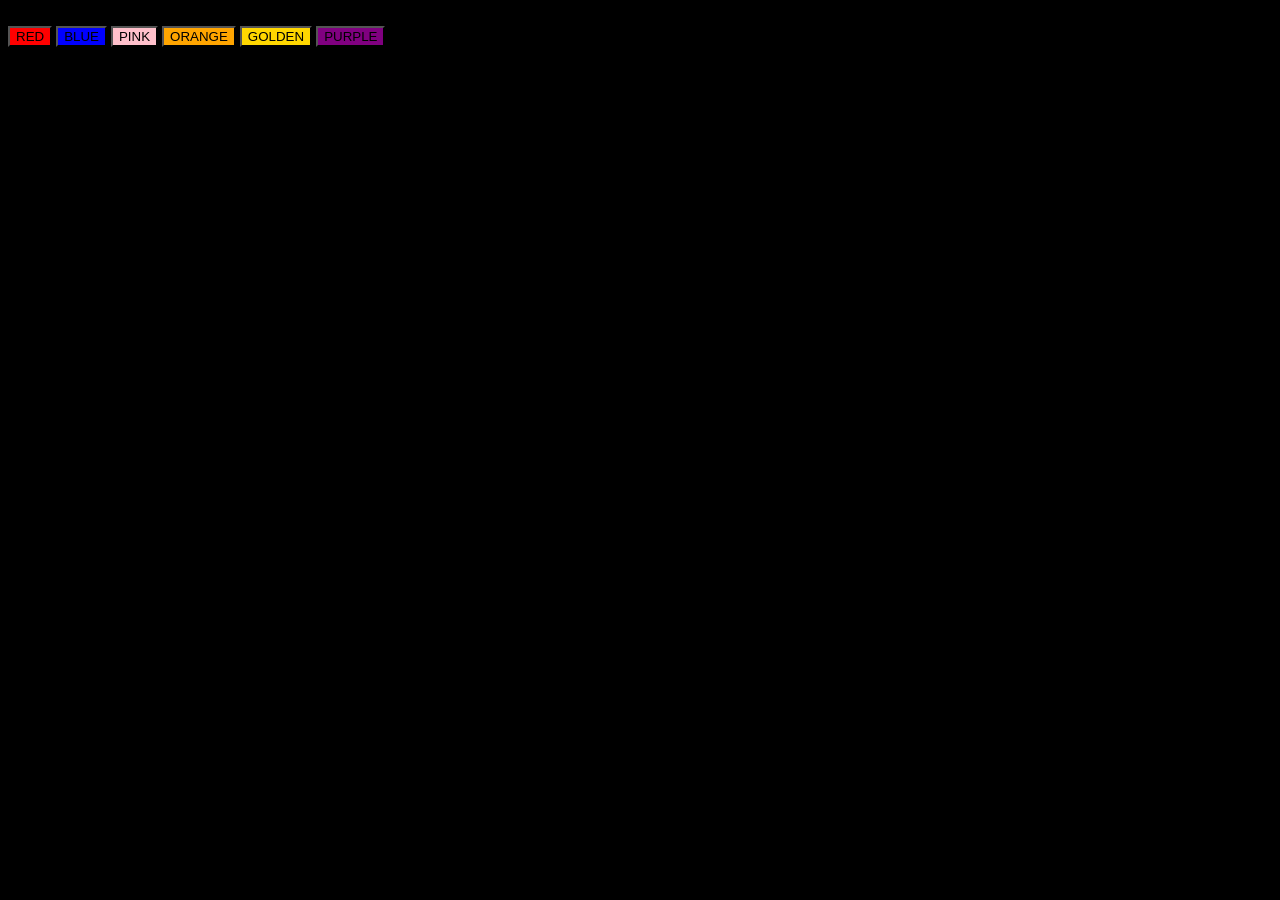
<file: 02/index.html>
```html
<!DOCTYPE html>
<html lang="en">
<head>
    <meta charset="UTF-8">
    <meta name="viewport" content="width=device-width, initial-scale=1.0">
    <title>Color Changer</title>
</head>

<body style="background-color: black;">

    <div id="parent">
        <button id="red" style="background-color: red;">RED</button>
        <button id="blue" style="background-color: blue;">BLUE</button>
        <button id="pink" style="background-color: pink;">PINK</button>
        <button id="orange" style="background-color: orange;">ORANGE</button>
        <button id="gold" style="background-color: gold;">GOLDEN</button>
        <button id="purple" style="background-color: purple;">PURPLE</button>
    </div>

    <script src="./first.js"></script>
</body>
</html>
```
</file>
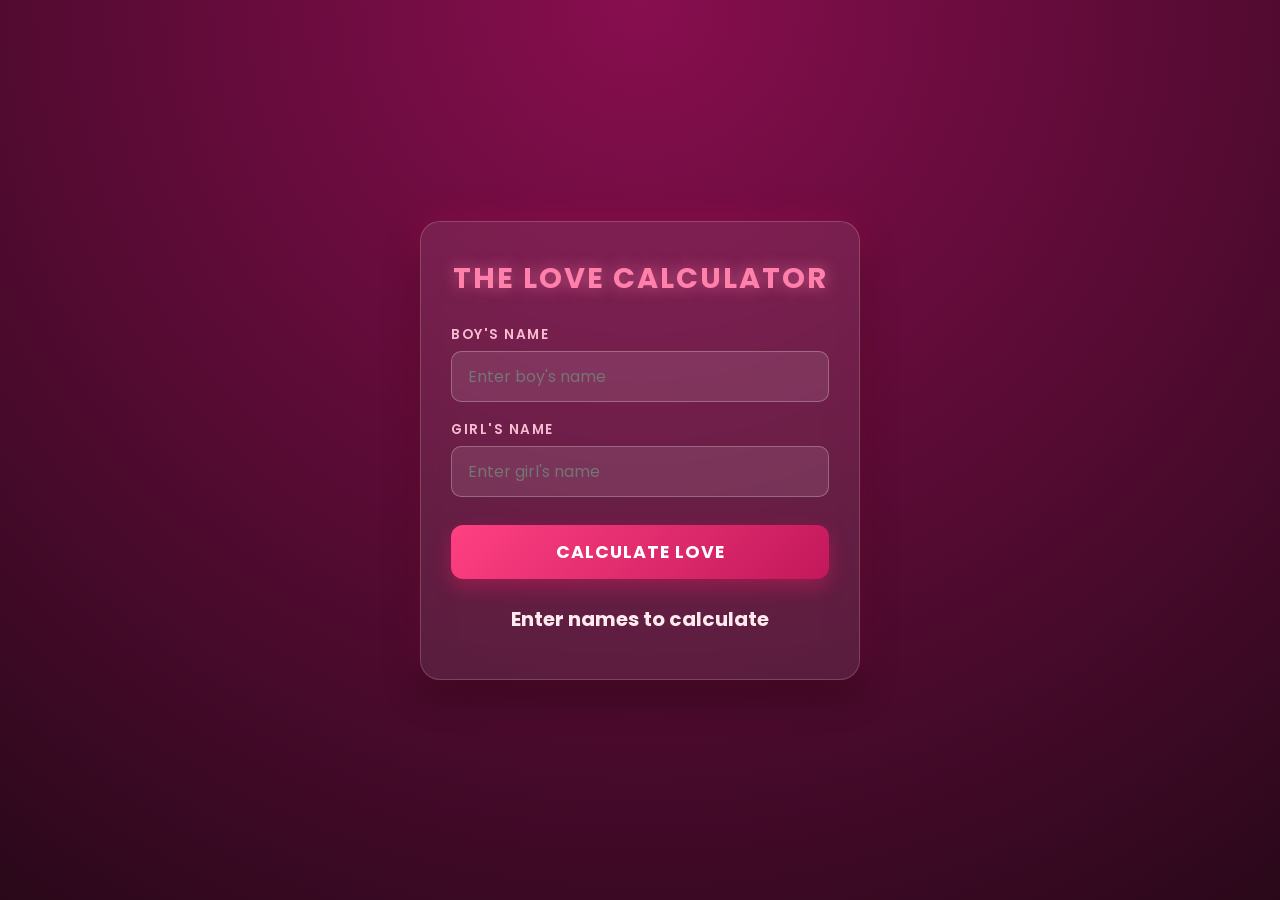
<file: 03 love calculator/index.html>
<!DOCTYPE html>
<html lang="en">

<head>
    <meta charset="UTF-8">
    <meta name="viewport" content="width=device-width, initial-scale=1.0">
    <title>The Love Calculator</title>
    <link href="https://fonts.googleapis.com/css2?family=Poppins:wght@400;600;700&display=swap" rel="stylesheet">
    <style>
        * {
            box-sizing: border-box;
            margin: 0;
            padding: 0;
            font-family: 'Poppins', sans-serif;
        }

        body {
            min-height: 100vh;
            background: radial-gradient(circle at top, #880e4f, #2a081a);
            display: flex;
            justify-content: center;
            align-items: center;
            color: #fff;
            overflow-x: hidden;
            position: relative;
        }

        #parent {
            background: rgba(255, 255, 255, 0.08);
            backdrop-filter: blur(14px);
            -webkit-backdrop-filter: blur(14px);
            border: 1px solid rgba(255, 255, 255, 0.18);
            border-radius: 20px;
            padding: 35px 30px;
            width: 90%;
            max-width: 440px;
            text-align: center;
            box-shadow: 0 15px 35px rgba(0, 0, 0, 0.4), 0 0 30px rgba(233, 30, 99, 0.3);
            position: relative;
            z-index: 2;
        }

        h1 {
            font-size: 1.8rem;
            letter-spacing: 2px;
            margin-bottom: 25px;
            color: #ff80ab;
            text-shadow: 0 0 15px rgba(255, 128, 171, 0.6);
        }

        .input-group {
            margin-bottom: 18px;
            text-align: left;
        }

        label {
            display: block;
            font-weight: 600;
            font-size: 0.85rem;
            letter-spacing: 1.5px;
            color: #f8bbd0;
            margin-bottom: 6px;
        }

        input[type="text"] {
            width: 100%;
            padding: 12px 16px;
            border-radius: 10px;
            border: 1px solid rgba(255, 255, 255, 0.25);
            background: rgba(255, 255, 255, 0.1);
            color: #fff;
            font-size: 1rem;
            outline: none;
            transition: all 0.3s ease;
        }

        input[type="text"]:focus {
            border-color: #ff4081;
            background: rgba(255, 255, 255, 0.18);
            box-shadow: 0 0 12px rgba(255, 64, 129, 0.5);
        }

        button {
            width: 100%;
            margin-top: 10px;
            padding: 14px;
            border-radius: 12px;
            border: none;
            background: linear-gradient(135deg, #ff4081, #c2185b);
            color: #fff;
            font-size: 1.1rem;
            font-weight: 700;
            letter-spacing: 1px;
            cursor: pointer;
            text-transform: uppercase;
            box-shadow: 0 8px 20px rgba(233, 30, 99, 0.4);
            transition: all 0.25s ease;
        }

        button:hover {
            transform: translateY(-2px);
            box-shadow: 0 12px 25px rgba(233, 30, 99, 0.6);
            background: linear-gradient(135deg, #ff80ab, #e91e63);
        }

        button:active {
            transform: translateY(1px);
        }

        #heart-loader {
            display: none;
            font-size: 3rem;
            margin: 20px 0 10px;
            animation: pulseBeat 0.7s infinite alternate;
        }

        @keyframes pulseBeat {
            0% { transform: scale(0.9); }
            100% { transform: scale(1.3) drop-shadow(0 0 15px #ff4081); }
        }

        h2 {
            margin-top: 25px;
            font-size: 1.25rem;
            color: #ffebee;
            min-height: 40px;
            transition: all 0.3s ease;
        }

        .highlight-result {
            font-size: 1.6rem;
            font-weight: 700;
            color: #ff4081;
            text-shadow: 0 0 15px rgba(255, 64, 129, 0.7);
            animation: popIn 0.5s cubic-bezier(0.175, 0.885, 0.32, 1.275);
        }

        @keyframes popIn {
            0% { transform: scale(0.5); opacity: 0; }
            100% { transform: scale(1); opacity: 1; }
        }

        /* Floating heart particles */
        .floating-heart {
            position: fixed;
            pointer-events: none;
            z-index: 1;
            font-size: 1.5rem;
            animation: floatUp 3s ease-out forwards;
        }

        @keyframes floatUp {
            0% {
                transform: translateY(0) scale(0.8) rotate(0deg);
                opacity: 1;
            }
            100% {
                transform: translateY(-100vh) scale(1.5) rotate(45deg);
                opacity: 0;
            }
        }

        /* 99% Glittering Hearts Celebration Animation */
        .glitter-heart {
            position: fixed;
            pointer-events: none;
            z-index: 9999;
            user-select: none;
            font-size: 1.8rem;
            animation: glitterBurst 2.4s cubic-bezier(0.12, 0.8, 0.32, 1) forwards, sparkle 0.5s infinite alternate;
        }

        @keyframes glitterBurst {
            0% {
                transform: translate(0, 0) scale(0.2) rotate(0deg);
                opacity: 1;
            }
            40% {
                opacity: 1;
            }
            100% {
                transform: translate(var(--dx), var(--dy)) scale(var(--scale)) rotate(var(--rot));
                opacity: 0;
            }
        }

        @keyframes sparkle {
            0% {
                filter: drop-shadow(0 0 6px #ff4081) drop-shadow(0 0 12px #ff80ab) brightness(1.1);
            }
            100% {
                filter: drop-shadow(0 0 15px #ffd700) drop-shadow(0 0 25px #ff4081) brightness(1.8);
            }
        }
    </style>
</head>

<body>
    <div id="parent">
        <h1>THE LOVE CALCULATOR</h1>
        <form>
            <div class="input-group">
                <label for="boy">BOY'S NAME</label>
                <input type="text" id="boy" name="boy" placeholder="Enter boy's name" required autocomplete="off">
            </div>

            <div class="input-group">
                <label for="girl">GIRL'S NAME</label>
                <input type="text" id="girl" name="girl" placeholder="Enter girl's name" required autocomplete="off">
            </div>

            <button type="submit" id="calc-btn">Calculate Love</button>
        </form>

        <div id="heart-loader">❤️</div>
        <h2 id="result-text">Enter names to calculate</h2>
    </div>

    <script src="first.js"></script>
</body>

</html>
</file>
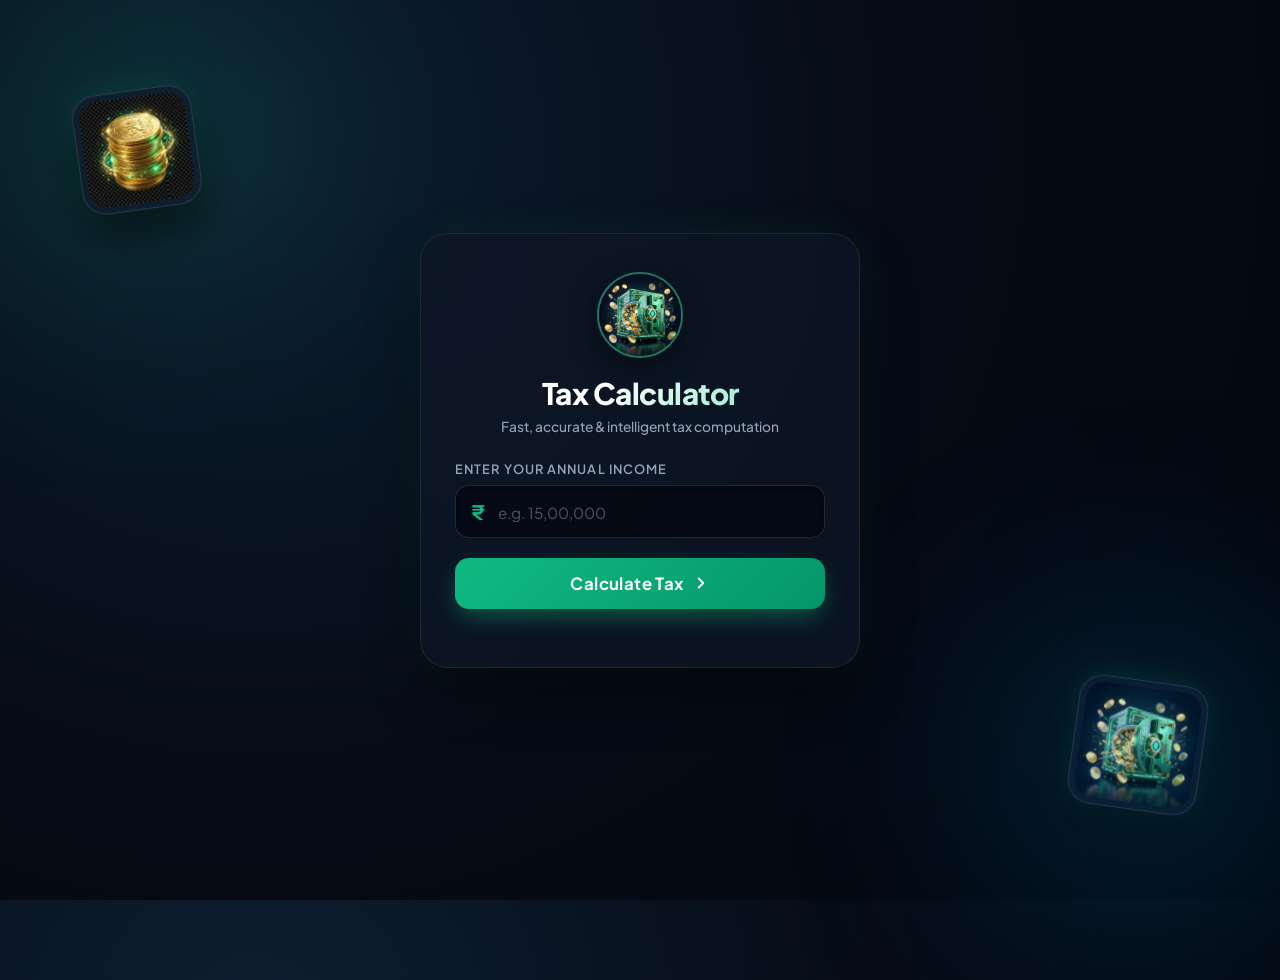
<file: 04 income tax calculator/index.html>
<!DOCTYPE html>
<html lang="en">
<head>
  <meta charset="UTF-8">
  <meta name="viewport" content="width=device-width, initial-scale=1.0">
  <title>Income Tax Calculator</title>
  <link rel="preconnect" href="https://fonts.googleapis.com">
  <link rel="preconnect" href="https://fonts.gstatic.com" crossorigin>
  <link href="https://fonts.googleapis.com/css2?family=Plus+Jakarta+Sans:wght@400;500;600;700;800&display=swap" rel="stylesheet">
  <link rel="stylesheet" href="style.css">
</head>
<body>
  <!-- Ambient floating money picture cards -->
  <div class="floating-badge badge-top-left" aria-hidden="true">
    <img src="assets/gold_coins.jpg" alt="Gold Coins Stack">
    <div class="badge-glow"></div>
  </div>
  <div class="floating-badge badge-bottom-right" aria-hidden="true">
    <img src="assets/money_vault.jpg" alt="Finance Vault">
    <div class="badge-glow"></div>
  </div>

  <div id="parent">
    <!-- Hero 3D Money Picture Badge -->
    <div class="hero-image-wrapper">
      <div class="glow-pulse"></div>
      <img src="assets/money_vault.jpg" alt="Tax Vault" class="hero-img">
    </div>

    <h1>Tax Calculator</h1>
    <p class="subtitle">Fast, accurate & intelligent tax computation</p>

    <form>
      <div class="input-group">
        <label for="income">Enter your annual income</label>
        <div class="input-wrapper">
          <span class="currency-symbol">₹</span>
          <input type="number" id="income" placeholder="e.g. 15,00,000" required min="0" step="any">
        </div>
      </div>
      <button type="submit" id="calculate-btn">
        <span>Calculate Tax</span>
        <svg class="btn-icon" viewBox="0 0 24 24" width="18" height="18" fill="none" stroke="currentColor" stroke-width="2.5" stroke-linecap="round" stroke-linejoin="round">
          <polyline points="9 18 15 12 9 6"></polyline>
        </svg>
      </button>
    </form>

    <div id="result-box">
      <h2 id="result"></h2>
      <div id="tax-details" class="tax-details"></div>
    </div>
  </div>

  <!-- Animated Flying Money Particles Container -->
  <div id="coin-particles" aria-hidden="true"></div>

  <script src="first.js"></script>
</body>
</html>
</file>
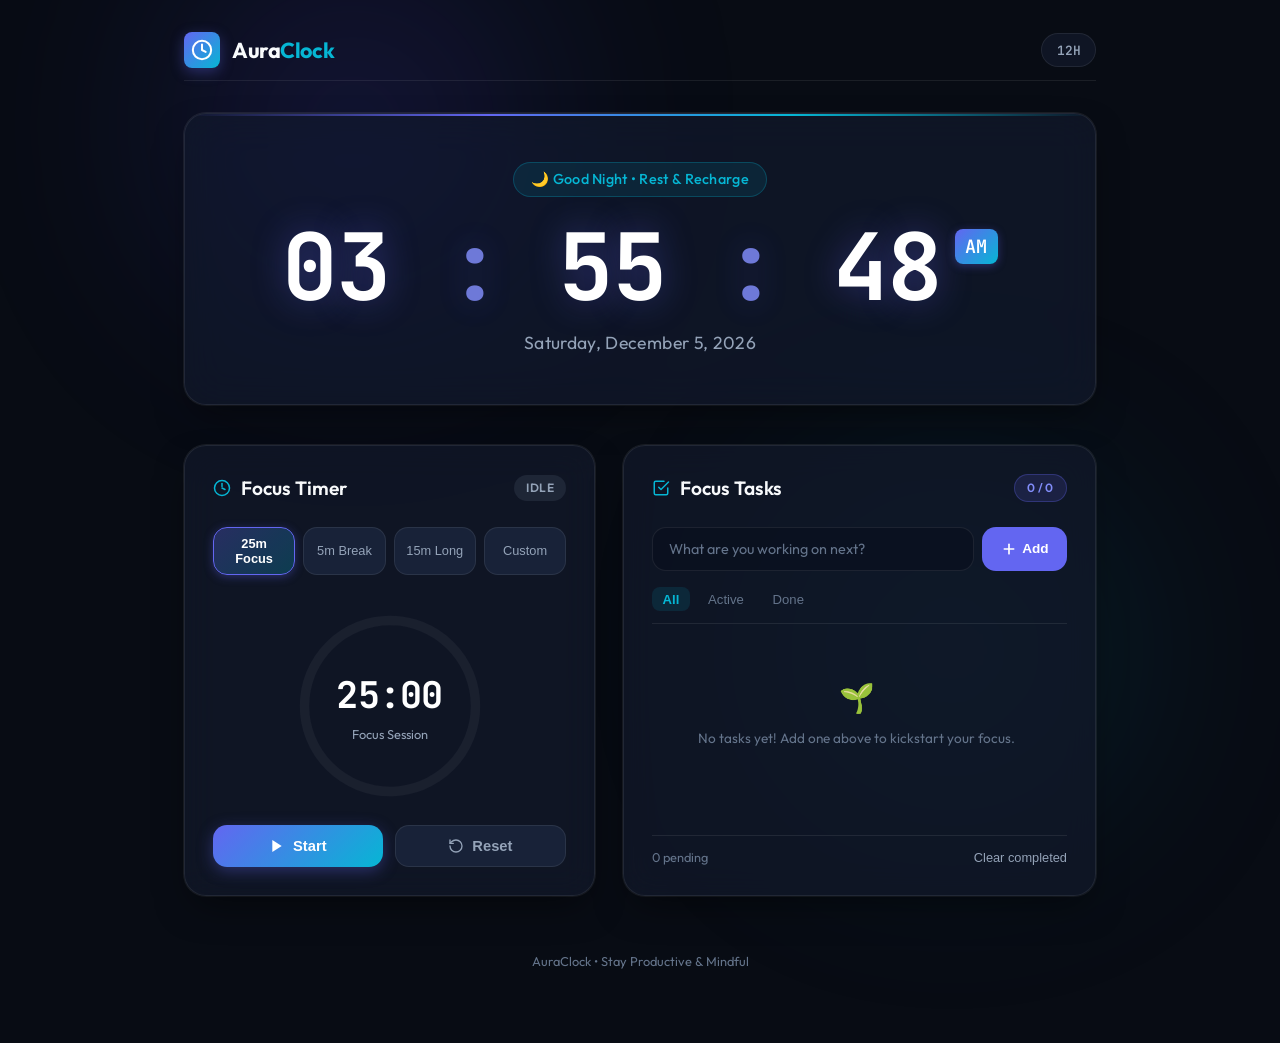
<file: 05_digital_clock/index.html>
<!DOCTYPE html>
<html lang="en">
<head>
  <meta charset="UTF-8">
  <meta name="viewport" content="width=device-width, initial-scale=1.0">
  <meta name="description" content="A sleek, modern digital clock featuring focus countdown timers and an interactive task manager.">
  <title>AuraClock — Digital Clock, Timer & Tasks</title>
  <!-- Google Fonts -->
  <link rel="preconnect" href="https://fonts.googleapis.com">
  <link rel="preconnect" href="https://fonts.gstatic.com" crossorigin>
  <link href="https://fonts.googleapis.com/css2?family=JetBrains+Mono:wght@400;600;700&family=Outfit:wght@300;400;500;600;700&display=swap" rel="stylesheet">
  <link rel="stylesheet" href="style.css">
</head>
<body>
  <!-- Ambient background glow elements -->
  <div class="ambient-glow glow-1"></div>
  <div class="ambient-glow glow-2"></div>

  <div class="app-container">
    <!-- Navigation / Top Header -->
    <header class="app-header">
      <div class="brand">
        <div class="brand-icon">
          <svg width="22" height="22" viewBox="0 0 24 24" fill="none" stroke="currentColor" stroke-width="2.2" stroke-linecap="round" stroke-linejoin="round">
            <circle cx="12" cy="12" r="10"></circle>
            <polyline points="12 6 12 12 16 14"></polyline>
          </svg>
        </div>
        <span class="brand-name">Aura<span>Clock</span></span>
      </div>

      <div class="header-controls">
        <button id="format-toggle" class="btn-toggle" title="Toggle 12h/24h format">
          <span class="toggle-indicator">24H</span>
        </button>
      </div>
    </header>

    <!-- Main Clock Hero Section -->
    <main>
      <section class="clock-hero-card" aria-label="Current Digital Clock">
        <div class="greeting-badge" id="greeting-text">Good day • Ready to focus</div>
        
        <!-- Main digital clock display -->
        <div class="clock-display-wrap">
          <div id="time" class="clock-time">
            <span id="hours">00</span>
            <span class="colon">:</span>
            <span id="minutes">00</span>
            <span class="colon">:</span>
            <span id="seconds">00</span>
          </div>
          <span id="ampm" class="ampm-pill">AM</span>
        </div>

        <div class="date-display" id="date-text">Loading date...</div>
      </section>

      <!-- Productivity Dashboard Grid: Timer & Tasks -->
      <section class="dashboard-grid">
        
        <!-- Timer Card -->
        <article class="dashboard-card timer-card">
          <div class="card-header">
            <div class="card-title">
              <svg width="18" height="18" viewBox="0 0 24 24" fill="none" stroke="currentColor" stroke-width="2" stroke-linecap="round" stroke-linejoin="round">
                <circle cx="12" cy="12" r="10"></circle>
                <line x1="12" y1="6" x2="12" y2="10"></line>
                <line x1="12" y1="12" x2="16" y2="14"></line>
              </svg>
              <h2>Focus Timer</h2>
            </div>
            <span id="timer-status-badge" class="status-badge">Idle</span>
          </div>

          <!-- Preset Selection -->
          <div class="timer-presets" role="group" aria-label="Timer presets">
            <button class="preset-btn active" data-time="1500">25m Focus</button>
            <button class="preset-btn" data-time="300">5m Break</button>
            <button class="preset-btn" data-time="900">15m Long</button>
            <button class="preset-btn" id="custom-preset-btn">Custom</button>
          </div>

          <!-- Custom Time Input Drawer (hidden by default) -->
          <div class="custom-timer-drawer hidden" id="custom-timer-drawer">
            <div class="custom-input-group">
              <label for="custom-minutes">Minutes</label>
              <input type="number" id="custom-minutes" min="1" max="180" value="10" placeholder="10">
            </div>
            <button id="set-custom-btn" class="btn-primary-small">Set</button>
          </div>

          <!-- Timer Visualizer -->
          <div class="timer-display-wrapper">
            <svg class="timer-ring-svg" viewBox="0 0 160 160">
              <circle class="ring-bg" cx="80" cy="80" r="72"></circle>
              <circle class="ring-progress" id="timer-progress-ring" cx="80" cy="80" r="72"></circle>
            </svg>
            <div class="timer-digits-container">
              <div class="timer-digits" id="timer-display">25:00</div>
              <span class="timer-sublabel" id="timer-sublabel">Focus Session</span>
            </div>
          </div>

          <!-- Timer Controls -->
          <div class="timer-actions">
            <button id="timer-start-btn" class="btn-action btn-start">
              <svg width="16" height="16" viewBox="0 0 24 24" fill="currentColor">
                <polygon points="5 3 19 12 5 21 5 3"></polygon>
              </svg>
              <span>Start</span>
            </button>
            <button id="timer-reset-btn" class="btn-action btn-reset" title="Reset Timer">
              <svg width="16" height="16" viewBox="0 0 24 24" fill="none" stroke="currentColor" stroke-width="2" stroke-linecap="round" stroke-linejoin="round">
                <path d="M3 12a9 9 0 1 0 9-9 9.75 9.75 0 0 0-6.74 2.74L3 8"></path>
                <polyline points="3 3 3 8 8 8"></polyline>
              </svg>
              <span>Reset</span>
            </button>
          </div>
        </article>

        <!-- Tasks Card -->
        <article class="dashboard-card tasks-card">
          <div class="card-header">
            <div class="card-title">
              <svg width="18" height="18" viewBox="0 0 24 24" fill="none" stroke="currentColor" stroke-width="2" stroke-linecap="round" stroke-linejoin="round">
                <path d="M9 11l3 3L22 4"></path>
                <path d="M21 12v7a2 2 0 0 1-2 2H5a2 2 0 0 1-2-2V5a2 2 0 0 1 2-2h11"></path>
              </svg>
              <h2>Focus Tasks</h2>
            </div>
            <span id="task-counter" class="status-badge badge-accent">0 / 0</span>
          </div>

          <!-- Add Task Form -->
          <form id="task-form" class="task-input-bar">
            <input 
              type="text" 
              id="task-input" 
              placeholder="What are you working on next?" 
              autocomplete="off" 
              required
            >
            <button type="submit" id="add-task-btn" class="btn-add-task" aria-label="Add Task">
              <svg width="16" height="16" viewBox="0 0 24 24" fill="none" stroke="currentColor" stroke-width="2.5" stroke-linecap="round" stroke-linejoin="round">
                <line x1="12" y1="5" x2="12" y2="19"></line>
                <line x1="5" y1="12" x2="19" y2="12"></line>
              </svg>
              <span>Add</span>
            </button>
          </form>

          <!-- Task Filter Tabs -->
          <div class="task-filters">
            <button class="filter-tab active" data-filter="all">All</button>
            <button class="filter-tab" data-filter="active">Active</button>
            <button class="filter-tab" data-filter="completed">Done</button>
          </div>

          <!-- Task List -->
          <div class="task-list-wrapper">
            <ul id="task-list" class="task-list" aria-live="polite">
              <!-- Dynamically populated tasks will go here -->
            </ul>
            <div id="empty-tasks-state" class="empty-state">
              <div class="empty-icon">🌱</div>
              <p>No tasks yet! Add one above to kickstart your focus.</p>
            </div>
          </div>

          <!-- Task Footer -->
          <div class="task-footer">
            <span id="tasks-left-msg">0 pending</span>
            <button id="clear-completed-btn" class="btn-link">Clear completed</button>
          </div>
        </article>

      </section>
    </main>

    <!-- Footer -->
    <footer class="app-footer">
      <p>AuraClock • Stay Productive & Mindful</p>
    </footer>
  </div>

  <script src="first.js"></script>
</body>
</html>
</file>
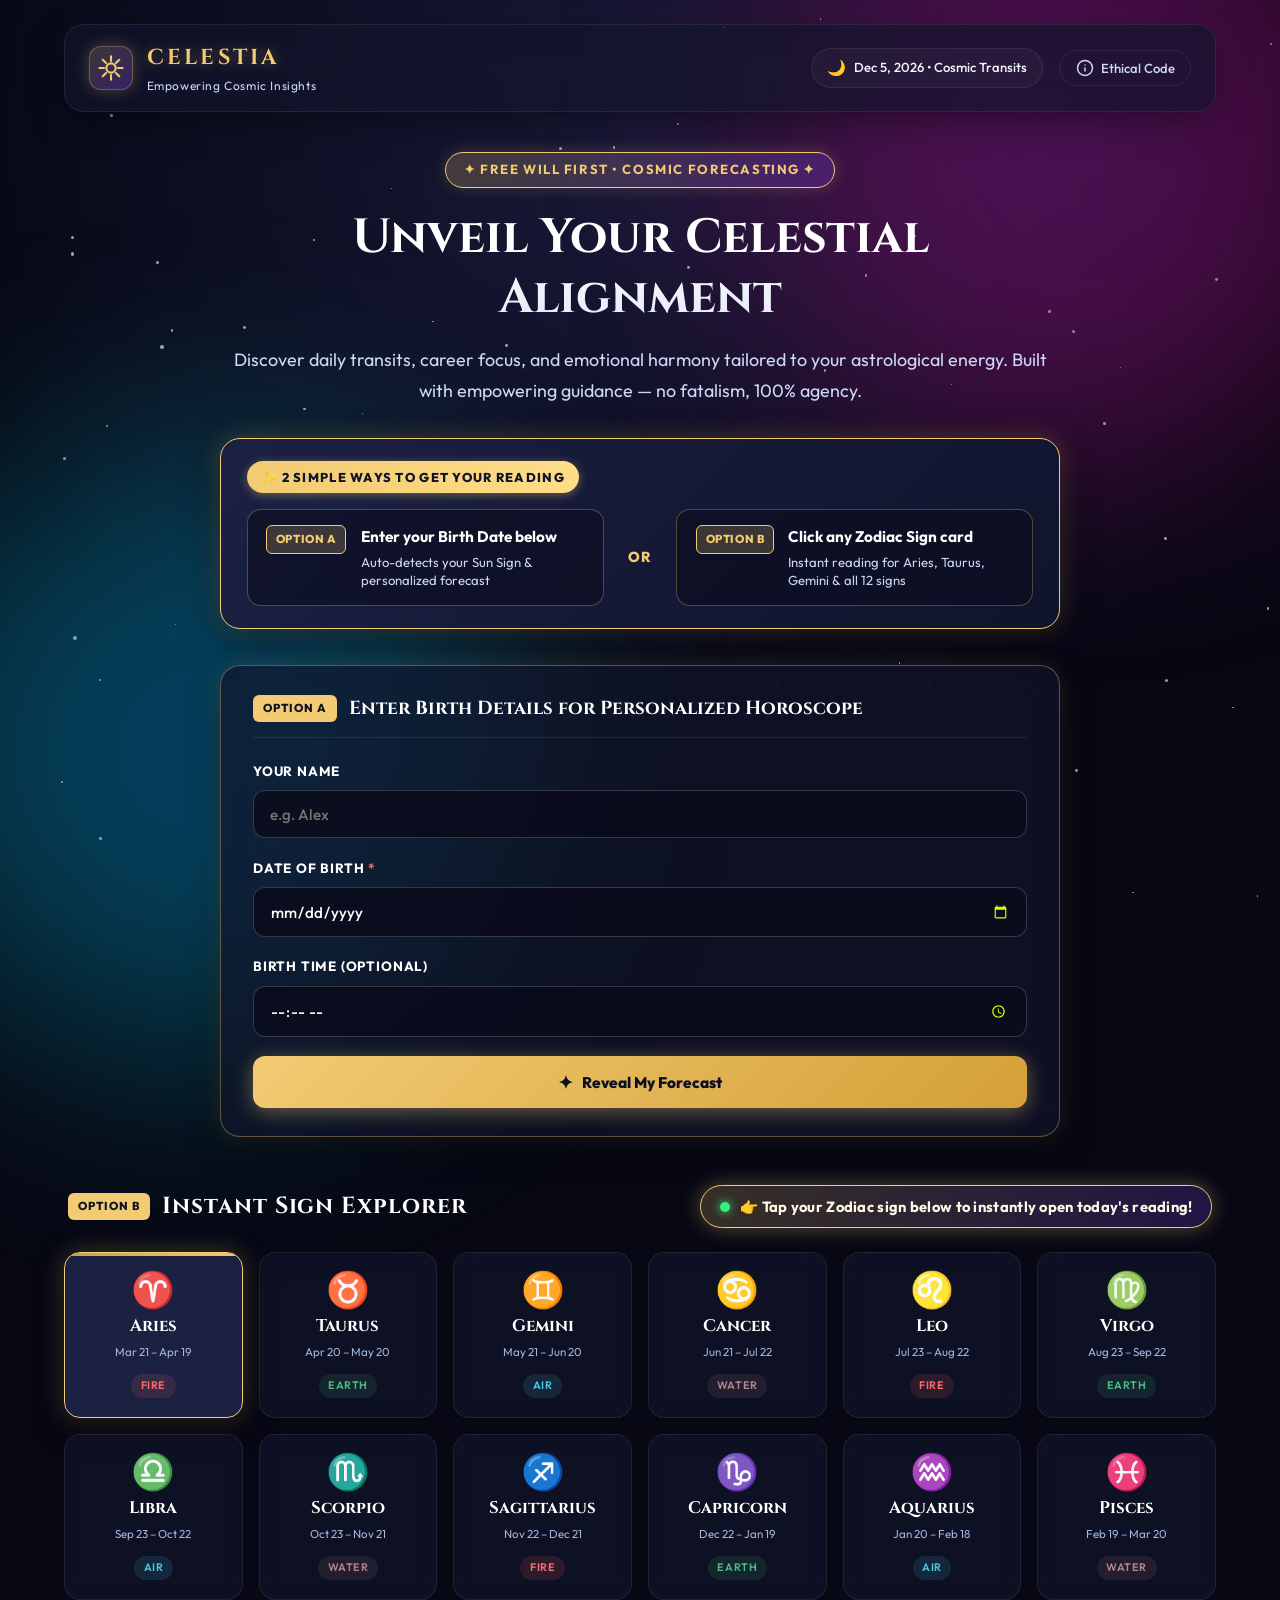
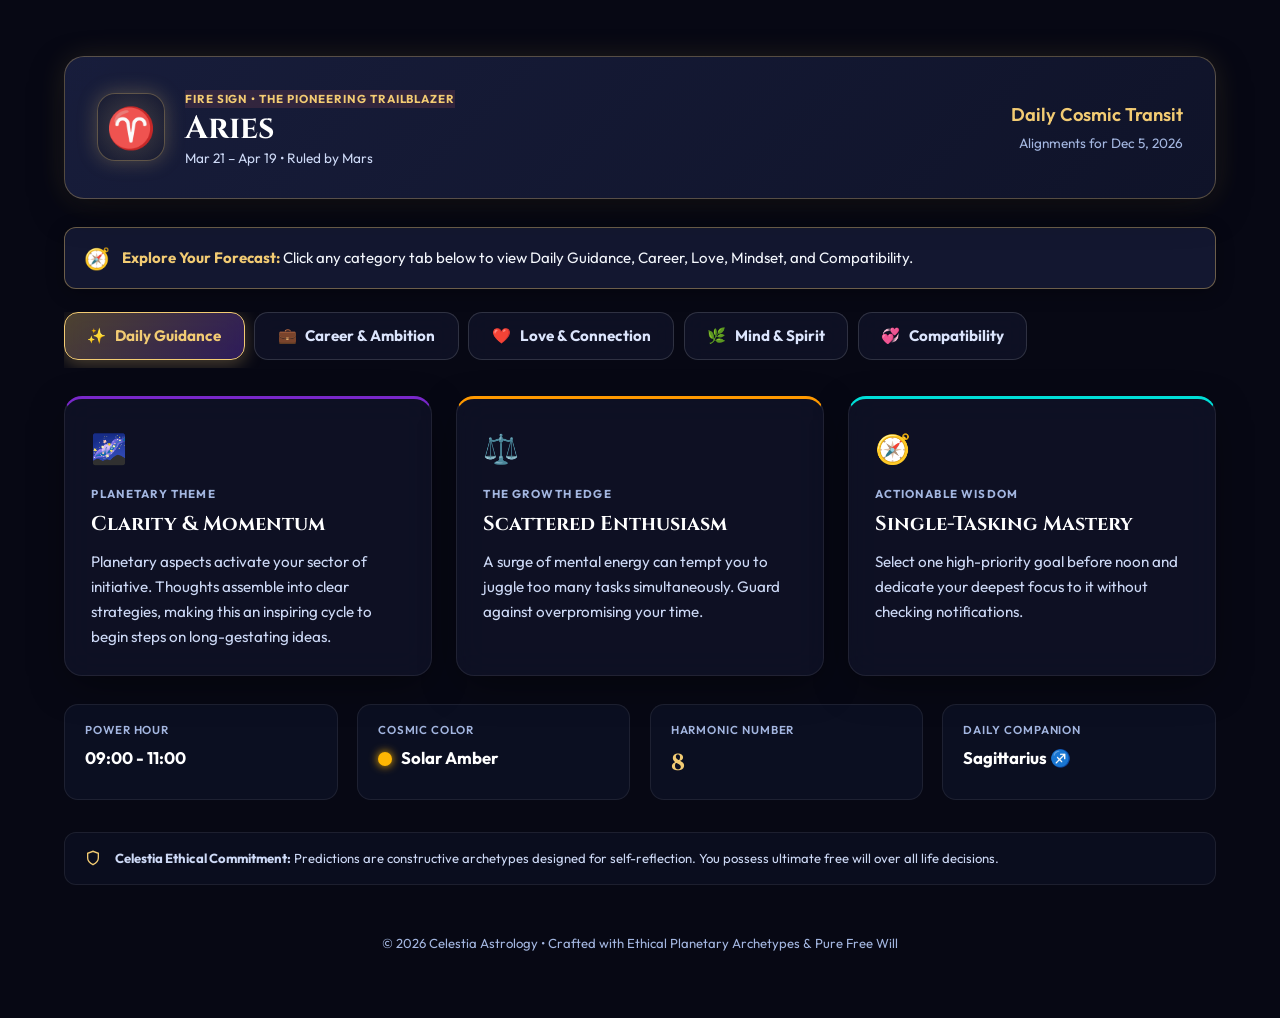
<file: 06_astrology/index.html>
<!DOCTYPE html>
<html lang="en">
<head>
  <meta charset="UTF-8">
  <meta name="viewport" content="width=device-width, initial-scale=1.0">
  <meta name="description" content="Celestia — Ethical, empowering astrology and daily cosmic horoscope forecasts based on planetary archetypes.">
  <title>Celestia — Cosmic Astrology & Ethical Forecasts</title>
  
  <!-- Google Fonts: Cinzel Decorative / Cormorant Garamond for mystical headers, Outfit for clean body -->
  <link rel="preconnect" href="https://fonts.googleapis.com">
  
  <link rel="preconnect" href="https://fonts.gstatic.com" crossorigin>
  <link href="https://fonts.googleapis.com/css2?family=Cinzel:wght@500;700;900&family=Outfit:wght@300;400;500;600;700&display=swap" rel="stylesheet">
  
  <link rel="stylesheet" href="style.css">
</head>
<body>

  <!-- Ambient Cosmic Background with Canvas Stars & Nebulas -->
  <div class="stars-container" id="stars-container"></div>
  <div class="nebula-glow glow-top"></div>
  <div class="nebula-glow glow-bottom"></div>

  <!-- Main App Shell -->
  <div class="app-wrapper">

    <!-- Top Navigation Header -->
    <header class="celestial-header">
      <div class="brand-container">
        <div class="brand-crest">
          <svg width="28" height="28" viewBox="0 0 24 24" fill="none" stroke="currentColor" stroke-width="1.8" stroke-linecap="round" stroke-linejoin="round">
            <path d="M12 2v4M12 18v4M4.93 4.93l2.83 2.83M16.24 16.24l2.83 2.83M2 12h4M18 12h4M4.93 19.07l2.83-2.83M16.24 7.76l2.83-2.83"></path>
            <circle cx="12" cy="12" r="4"></circle>
          </svg>
        </div>
        <div class="brand-text">
          <h1 class="brand-title">CELESTIA</h1>
          <span class="brand-subtitle">Empowering Cosmic Insights</span>
        </div>
      </div>

      <div class="header-tools">
        <div class="cosmic-date-chip" id="cosmic-date-chip">
          <span class="moon-icon">🌙</span>
          <span id="header-date">Aligning stars...</span>
        </div>
        <button id="ethics-modal-btn" class="btn-ghost" title="View Ethics & Prediction Constraints">
          <svg width="18" height="18" viewBox="0 0 24 24" fill="none" stroke="currentColor" stroke-width="2" stroke-linecap="round" stroke-linejoin="round">
            <circle cx="12" cy="12" r="10"></circle>
            <line x1="12" y1="16" x2="12" y2="12"></line>
            <line x1="12" y1="8" x2="12.01" y2="8"></line>
          </svg>
          <span>Ethical Code</span>
        </button>
      </div>
    </header>

    <main class="main-content">

      <!-- Hero Section: Birth Chart Calculator & Sign Explorer -->
      <section class="hero-section">
        <div class="hero-badge">✦ Free Will First • Cosmic Forecasting ✦</div>
        <h2 class="hero-heading">Unveil Your Celestial Alignment</h2>
        <p class="hero-description">
          Discover daily transits, career focus, and emotional harmony tailored to your astrological energy. 
          Built with empowering guidance — no fatalism, 100% agency.
        </p>

        <!-- Highly Noticeable Step-by-Step Action Guide -->
        <div class="action-guide-card">
          <div class="guide-tag">✨ 2 SIMPLE WAYS TO GET YOUR READING</div>
          <div class="guide-steps-row">
            <div class="guide-step-item">
              <span class="step-badge">OPTION A</span>
              <div class="step-text">
                <span class="step-primary">Enter your Birth Date below</span>
                <span class="step-secondary">Auto-detects your Sun Sign & personalized forecast</span>
              </div>
            </div>
            <div class="guide-step-separator">OR</div>
            <div class="guide-step-item">
              <span class="step-badge">OPTION B</span>
              <div class="step-text">
                <span class="step-primary">Click any Zodiac Sign card</span>
                <span class="step-secondary">Instant reading for Aries, Taurus, Gemini & all 12 signs</span>
              </div>
            </div>
          </div>
        </div>

        <!-- User Birth Input Form (Option A) -->
        <div class="chart-input-card">
          <div class="form-header-banner">
            <span class="form-badge">OPTION A</span>
            <h3 class="form-title">Enter Birth Details for Personalized Horoscope</h3>
          </div>
          <form id="astrology-form" class="astro-form">
            <div class="form-group">
              <label for="user-name">Your Name</label>
              <input type="text" id="user-name" placeholder="e.g. Alex" autocomplete="off" maxlength="30">
            </div>

            <div class="form-group">
              <label for="birth-date">Date of Birth <span class="required-star">*</span></label>
              <input type="date" id="birth-date" required>
            </div>

            <div class="form-group">
              <label for="birth-time">Birth Time (Optional)</label>
              <input type="time" id="birth-time">
            </div>

            <button type="submit" id="calculate-chart-btn" class="btn-cosmic">
              <span class="btn-sparkle">✦</span>
              <span>Reveal My Forecast</span>
            </button>
          </form>
        </div>
      </section>

      <!-- Zodiac Sign Quick Picker Carousel/Grid (Option B) -->
      <section class="zodiac-picker-section">
        <div class="section-header">
          <div class="section-title-wrap">
            <span class="section-badge-option">OPTION B</span>
            <h3 class="section-title">Instant Sign Explorer</h3>
          </div>
          <div class="noticeable-action-prompt">
            <span class="pulse-dot"></span>
            <span class="prompt-text">👉 Tap your Zodiac sign below to instantly open today's reading!</span>
          </div>
        </div>

        <div class="zodiac-grid" id="zodiac-grid" role="list">
          <!-- Populated dynamically by JavaScript -->
        </div>
      </section>

      <!-- Forecast & Insights Dashboard (Activated upon selection) -->
      <section class="forecast-section" id="forecast-section">
        <!-- Active Sign Header Banner -->
        <div class="active-sign-banner" id="active-sign-banner">
          <div class="banner-left">
            <div class="sign-avatar" id="banner-avatar">♈</div>
            <div>
              <div class="banner-tag" id="banner-element-badge">Fire Sign</div>
              <h2 class="banner-title" id="banner-sign-name">Aries</h2>
              <div class="banner-meta" id="banner-sign-dates">March 21 – April 19 • Ruled by Mars</div>
            </div>
          </div>
          <div class="banner-right">
            <div class="greeting-user" id="banner-greeting">Daily Cosmic Transit</div>
            <div class="forecast-date-stamp" id="banner-today-date">Today's Alignment</div>
          </div>
        </div>

        <!-- Step 3: Explore Horizons Instruction Bar -->
        <div class="horizon-instruction-bar">
          <span class="horizon-icon">🧭</span>
          <span class="horizon-text"><strong>Explore Your Forecast:</strong> Click any category tab below to view Daily Guidance, Career, Love, Mindset, and Compatibility.</span>
        </div>

        <!-- Navigation Tabs: Horizons -->
        <div class="forecast-tabs" role="tablist">
          <button class="forecast-tab active" data-tab="overview">
            <span>✨</span> Daily Guidance
          </button>
          <button class="forecast-tab" data-tab="career">
            <span>💼</span> Career & Ambition
          </button>
          <button class="forecast-tab" data-tab="love">
            <span>❤️</span> Love & Connection
          </button>
          <button class="forecast-tab" data-tab="mindset">
            <span>🌿</span> Mind & Spirit
          </button>
          <button class="forecast-tab" data-tab="compatibility">
            <span>💞</span> Compatibility
          </button>
        </div>

        <!-- Tab Content Panes -->
        <div class="tab-panes-container">

          <!-- Pane 1: Daily Overview (3-Pillar Ethical Prediction) -->
          <div class="tab-pane active" id="pane-overview">
            <div class="pillars-grid">
              
              <!-- Pillar 1: Cosmic Influence -->
              <div class="pillar-card card-energy">
                <div class="pillar-icon">🌌</div>
                <div class="pillar-label">Planetary Theme</div>
                <h4 class="pillar-title" id="energy-title">Cosmic Vitality</h4>
                <p class="pillar-body" id="energy-desc">Loading cosmic energy...</p>
              </div>

              <!-- Pillar 2: The Constructive Challenge -->
              <div class="pillar-card card-challenge">
                <div class="pillar-icon">⚖️</div>
                <div class="pillar-label">The Growth Edge</div>
                <h4 class="pillar-title" id="challenge-title">Patience & Restraint</h4>
                <p class="pillar-body" id="challenge-desc">Loading growth edge...</p>
              </div>

              <!-- Pillar 3: Empowering Free-Will Action -->
              <div class="pillar-card card-action">
                <div class="pillar-icon">🧭</div>
                <div class="pillar-label">Actionable Wisdom</div>
                <h4 class="pillar-title" id="action-title">Mindful Initiative</h4>
                <p class="pillar-body" id="action-desc">Loading daily wisdom...</p>
              </div>

            </div>

            <!-- Lucky Attributes & Cosmic Metrics -->
            <div class="cosmic-matrix-grid">
              <div class="matrix-card">
                <span class="matrix-label">Power Hour</span>
                <span class="matrix-value" id="val-power-hour">14:00 - 16:00</span>
              </div>
              <div class="matrix-card">
                <span class="matrix-label">Cosmic Color</span>
                <div class="color-swatch-wrap">
                  <span class="color-dot" id="val-color-dot"></span>
                  <span class="matrix-value" id="val-color-name">Crimson Aura</span>
                </div>
              </div>
              <div class="matrix-card">
                <span class="matrix-label">Harmonic Number</span>
                <span class="matrix-value matrix-num" id="val-cosmic-num">7</span>
              </div>
              <div class="matrix-card">
                <span class="matrix-label">Daily Companion</span>
                <span class="matrix-value" id="val-affinity-sign">Leo ♌</span>
              </div>
            </div>
          </div>

          <!-- Pane 2: Career & Ambition -->
          <div class="tab-pane" id="pane-career">
            <div class="deep-dive-card">
              <div class="deep-dive-header">
                <div class="deep-dive-icon">🏛️</div>
                <div>
                  <h3 class="deep-dive-title">Workplace Energy & Strategic Focus</h3>
                  <p class="deep-dive-subtitle">Navigating projects, negotiations, and professional vision</p>
                </div>
              </div>
              <div class="deep-dive-content" id="career-content">
                <!-- Injected via JS -->
              </div>
            </div>
          </div>

          <!-- Pane 3: Love & Relationships -->
          <div class="tab-pane" id="pane-love">
            <div class="deep-dive-card">
              <div class="deep-dive-header">
                <div class="deep-dive-icon">🌹</div>
                <div>
                  <h3 class="deep-dive-title">Emotional Currents & Bonds</h3>
                  <p class="deep-dive-subtitle">Cultivating harmony, communication, and emotional intimacy</p>
                </div>
              </div>
              <div class="deep-dive-content" id="love-content">
                <!-- Injected via JS -->
              </div>
            </div>
          </div>

          <!-- Pane 4: Mind & Spirit -->
          <div class="tab-pane" id="pane-mindset">
            <div class="deep-dive-card">
              <div class="deep-dive-header">
                <div class="deep-dive-icon">🧘</div>
                <div>
                  <h3 class="deep-dive-title">Inner Equilibrium & Well-being</h3>
                  <p class="deep-dive-subtitle">Mindful practices, grounding rituals, and energy preservation</p>
                </div>
              </div>
              <div class="deep-dive-content" id="mindset-content">
                <!-- Injected via JS -->
              </div>
            </div>
          </div>

          <!-- Pane 5: Compatibility Explorer -->
          <div class="tab-pane" id="pane-compatibility">
            <div class="compatibility-box">
              <div class="compat-selector-bar">
                <div class="compat-sign-choice">
                  <span class="choice-label">Primary Sign</span>
                  <div class="choice-badge" id="compat-sign-1">Aries ♈</div>
                </div>
                <div class="compat-symbol">⚯</div>
                <div class="compat-sign-choice">
                  <label for="compat-select" class="choice-label">Compare With</label>
                  <select id="compat-select" class="compat-dropdown">
                    <!-- Populated dynamically -->
                  </select>
                </div>
              </div>

              <div class="compat-result-card" id="compat-result">
                <div class="compat-score-ring">
                  <div class="score-circle">
                    <span class="score-val" id="compat-percentage">88%</span>
                    <span class="score-caption">Resonance</span>
                  </div>
                </div>
                <div class="compat-details">
                  <h4 class="compat-headline" id="compat-title">Fire & Air Synergy</h4>
                  <p class="compat-description" id="compat-text">Dynamic balance where enthusiasm feeds visionary ideas.</p>
                  <div class="compat-tags" id="compat-tags">
                    <span class="compat-tag">Creative Spark</span>
                    <span class="compat-tag">Mutual Independence</span>
                  </div>
                </div>
              </div>
            </div>
          </div>

        </div>

        <!-- Ethical Footer Notice within reading -->
        <div class="reading-disclaimer">
          <svg width="16" height="16" viewBox="0 0 24 24" fill="none" stroke="currentColor" stroke-width="2">
            <path d="M12 22s8-4 8-10V5l-8-3-8 3v7c0 6 8 10 8 10z"></path>
          </svg>
          <span><strong>Celestia Ethical Commitment:</strong> Predictions are constructive archetypes designed for self-reflection. You possess ultimate free will over all life decisions.</span>
        </div>

      </section>

    </main>

    <!-- App Footer -->
    <footer class="celestial-footer">
      <p>© 2026 Celestia Astrology • Crafted with Ethical Planetary Archetypes & Pure Free Will</p>
    </footer>

  </div>

  <!-- Ethical Code Modal -->
  <div class="modal-overlay hidden" id="ethics-modal" role="dialog" aria-modal="true" aria-labelledby="modal-title">
    <div class="modal-card">
      <div class="modal-header">
        <h3 id="modal-title" class="modal-title">Our Astrological Code of Ethics</h3>
        <button id="close-modal-btn" class="btn-close" aria-label="Close modal">✕</button>
      </div>
      <div class="modal-body">
        <div class="ethic-rule">
          <div class="rule-icon">🛡️</div>
          <div>
            <h4>1. No Medical or Lifespan Predictions</h4>
            <p>Astrology should never diagnose diseases, forecast longevity, or substitute professional health advice.</p>
          </div>
        </div>
        <div class="ethic-rule">
          <div class="rule-icon">🦅</div>
          <div>
            <h4>2. Agency Over Fatalism</h4>
            <p>We reject rigid fatalism. Transits describe psychological weather, not immutable destiny. Your actions shape your future.</p>
          </div>
        </div>
        <div class="ethic-rule">
          <div class="rule-icon">⚖️</div>
          <div>
            <h4>3. No Financial or Legal Guarantees</h4>
            <p>No speculative gamble instructions or legal decrees. Insights focus on personal mindfulness and prudent judgment.</p>
          </div>
        </div>
        <div class="ethic-rule">
          <div class="rule-icon">🌱</div>
          <div>
            <h4>4. Constructive Growth</h4>
            <p>Every planetary tension is presented with an actionable remedy to turn challenges into personal wisdom.</p>
          </div>
        </div>
      </div>
      <div class="modal-footer">
        <button id="modal-understand-btn" class="btn-cosmic btn-full">I Understand & Agree</button>
      </div>
    </div>
  </div>

  <script src="first.js"></script>
</body>
</html>
</file>
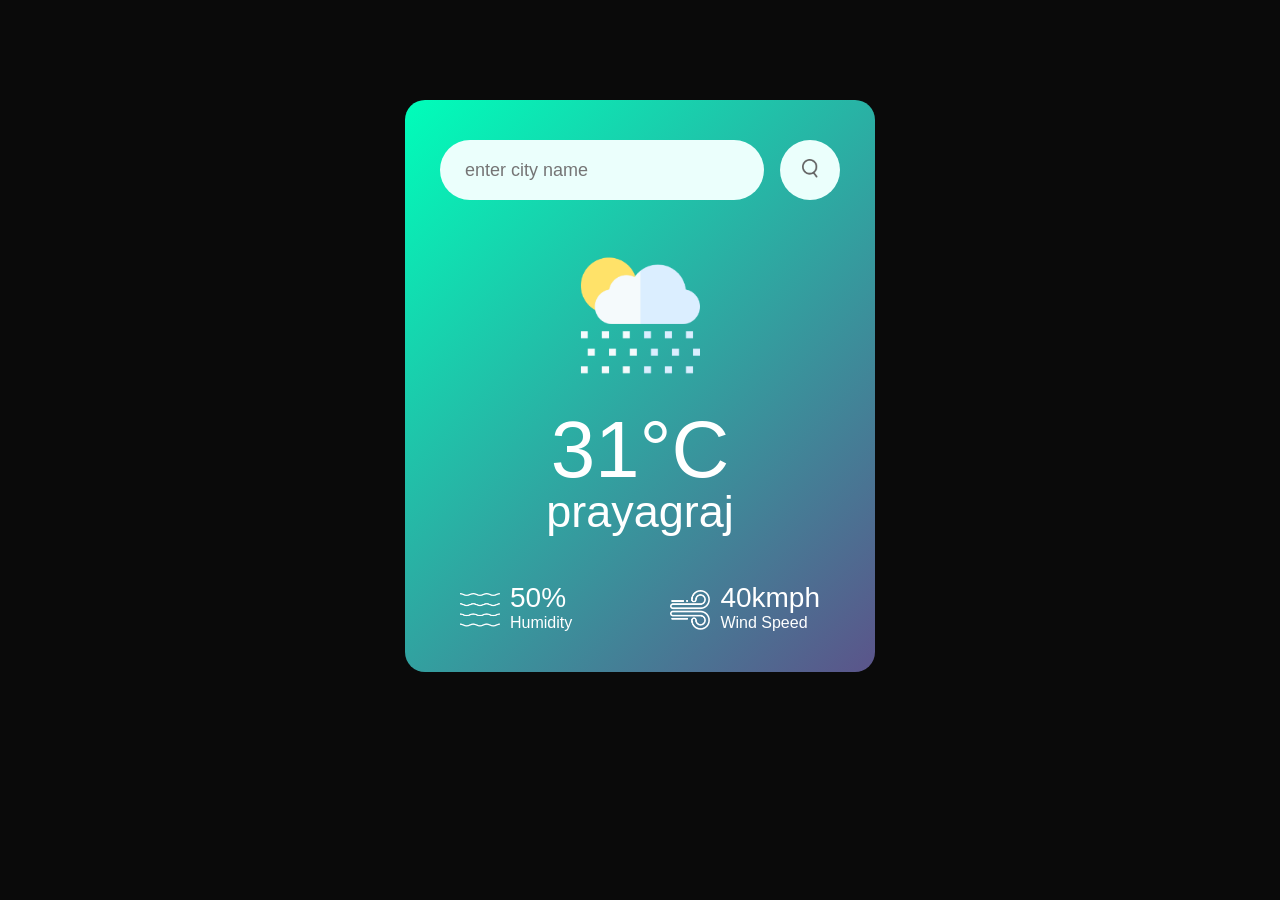
<file: 08_weather/index.html>
<!DOCTYPE html>
<html lang="en">
<head>
  <meta charset="UTF-8">
  <meta name="viewport" content="width=device-width, initial-scale=1.0">
  <title>Weather</title>
  <link rel="stylesheet" href="style.css">
</head>
<body>
  <div class="card">
    <div class="search">
      <input type="text" placeholder="enter city name" spellcheck="false">
    <button>
      <img src="images/search.png" alt="search">
    </button>
    </div>
    

    <div class="weather">
      <img src="images/rain.png" class="weather-icon">
      <h1 class="temp">31°C</h1>
      <h2 class="city">prayagraj</h2>
    </div>

     <div class="details">
      
       <div class="col">
         <img src="images/humidity.png" >

         <div>
          <p class="humidity">50%</p>
          <p>Humidity</p>
         </div>
       </div>
       <div class="col">
          <img src="images/wind.png" >

          <div>
           <p class="wind">40kmph</p>
           <p>Wind Speed</p>
          </div>

        </div>
      </div>
    </div>

  <script src="script.js"></script>
</body>
</html>
</file>
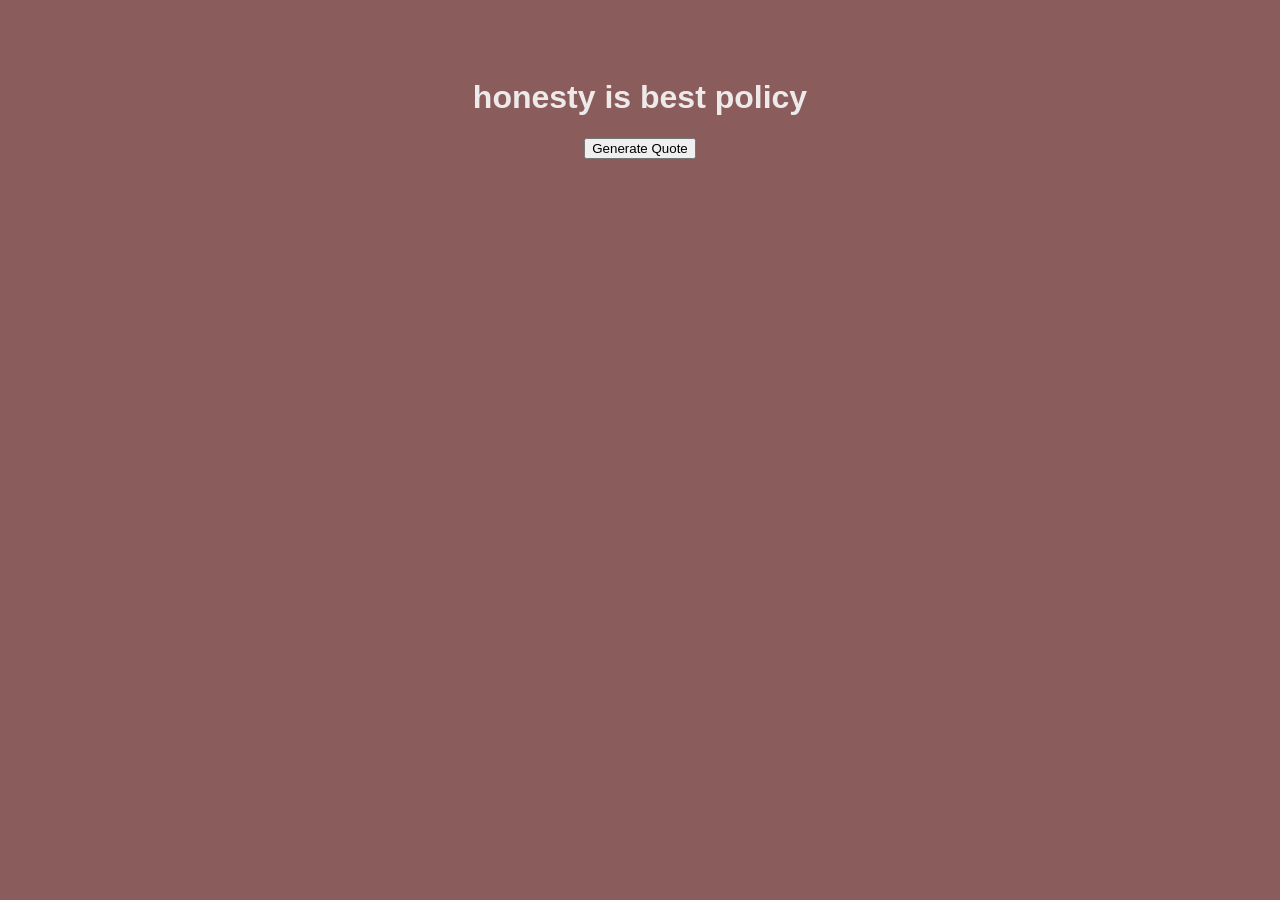
<file: 01/quotegenerator/index.html>
<!DOCTYPE html>
<html lang="en">
<head>
    <meta charset="UTF-8">
    <meta name="viewport" content="width=device-width, initial-scale=1.0">
    <title>Quote Generator</title>
</head>
<body style="background-color: #f0f0f0; font-family: Arial, sans-serif; text-align: center; padding: 50px;background-color: rgb(138, 92, 92);">
    <div id="first">
    <h1 id="h1" style="color: rgb(239, 234, 234);">honesty is best policy </h1>
    <button id="generateQuote">Generate Quote</button>
    </div>

</body>
<script src="./first.js"></script>
</html>
</file>
<file: 04 income tax calculator/style.css>
@import url('https://fonts.googleapis.com/css2?family=Plus+Jakarta+Sans:wght@400;500;600;700;800&display=swap');

:root {
  --bg-gradient: radial-gradient(circle at 20% 15%, #0d1e30 0%, #060c17 50%, #02060e 100%);
  --card-bg: rgba(13, 22, 38, 0.78);
  --card-border: rgba(255, 255, 255, 0.08);
  --primary: #10b981;
  --primary-hover: #059669;
  --primary-glow: rgba(16, 185, 129, 0.45);
  --gold: #fbbf24;
  --gold-glow: rgba(251, 191, 36, 0.4);
  --text-main: #f8fafc;
  --text-muted: #94a3b8;
  --input-bg: rgba(3, 7, 18, 0.7);
  --input-border: rgba(255, 255, 255, 0.12);
  --highlight-bg: linear-gradient(135deg, rgba(16, 185, 129, 0.12), rgba(6, 182, 212, 0.08));
  --highlight-border: rgba(16, 185, 129, 0.35);
  --shadow-card: 0 25px 60px -15px rgba(0, 0, 0, 0.8), 0 0 50px -10px rgba(16, 185, 129, 0.15);
}

* {
  margin: 0;
  padding: 0;
  box-sizing: border-box;
  font-family: 'Plus Jakarta Sans', -apple-system, BlinkMacSystemFont, 'Segoe UI', Roboto, sans-serif;
}

body {
  min-height: 100vh;
  background: var(--bg-gradient);
  display: flex;
  justify-content: center;
  align-items: center;
  padding: 30px 20px;
  color: var(--text-main);
  position: relative;
  overflow-x: hidden;
}

/* Ambient glow orbs in background */
body::before,
body::after {
  content: '';
  position: absolute;
  width: 420px;
  height: 420px;
  border-radius: 50%;
  filter: blur(120px);
  pointer-events: none;
  z-index: 0;
  opacity: 0.4;
  animation: floatOrb 12s ease-in-out infinite alternate;
}

body::before {
  background: radial-gradient(circle, #059669 0%, transparent 70%);
  top: -80px;
  left: -80px;
}

body::after {
  background: radial-gradient(circle, #0284c7 0%, transparent 70%);
  bottom: -80px;
  right: -80px;
  animation-delay: -6s;
}

@keyframes floatOrb {
  0% { transform: translate(0, 0) scale(1); }
  100% { transform: translate(50px, 40px) scale(1.12); }
}

/* Floating 3D Money Badges in Background */
.floating-badge {
  position: fixed;
  z-index: 0;
  border-radius: 24px;
  overflow: hidden;
  padding: 6px;
  background: rgba(15, 23, 42, 0.6);
  backdrop-filter: blur(16px);
  -webkit-backdrop-filter: blur(16px);
  border: 1.5px solid rgba(255, 255, 255, 0.12);
  box-shadow: 0 20px 40px rgba(0, 0, 0, 0.6), 0 0 30px rgba(16, 185, 129, 0.2);
  pointer-events: none;
  user-select: none;
}

.floating-badge img {
  display: block;
  width: 100%;
  height: 100%;
  object-fit: cover;
  border-radius: 18px;
}

.badge-top-left {
  top: 10%;
  left: 6%;
  width: 120px;
  height: 120px;
  transform: rotate(-8deg);
  animation: floatBadgeLeft 7s ease-in-out infinite alternate;
}

.badge-bottom-right {
  bottom: 10%;
  right: 6%;
  width: 130px;
  height: 130px;
  transform: rotate(8deg);
  animation: floatBadgeRight 8s ease-in-out infinite alternate;
}

@keyframes floatBadgeLeft {
  0% { transform: translateY(0px) rotate(-8deg); }
  100% { transform: translateY(-22px) rotate(-4deg); }
}

@keyframes floatBadgeRight {
  0% { transform: translateY(0px) rotate(8deg); }
  100% { transform: translateY(22px) rotate(12deg); }
}

/* Main Card Container */
#parent {
  position: relative;
  z-index: 10;
  background: var(--card-bg);
  backdrop-filter: blur(24px);
  -webkit-backdrop-filter: blur(24px);
  border: 1px solid var(--card-border);
  border-radius: 28px;
  box-shadow: var(--shadow-card);
  padding: 38px 34px 34px;
  width: 100%;
  max-width: 440px;
  text-align: center;
  transition: transform 0.3s ease, border-color 0.3s ease;
}

#parent:hover {
  border-color: rgba(255, 255, 255, 0.16);
}

/* Hero 3D Money Picture Badge */
.hero-image-wrapper {
  position: relative;
  width: 86px;
  height: 86px;
  margin: 0 auto 16px;
  animation: heroFloat 5s ease-in-out infinite alternate;
}

.hero-img {
  width: 100%;
  height: 100%;
  object-fit: cover;
  border-radius: 50%;
  border: 2px solid rgba(52, 211, 153, 0.5);
  box-shadow: 0 8px 24px rgba(0, 0, 0, 0.5);
  position: relative;
  z-index: 2;
}

.glow-pulse {
  position: absolute;
  top: -4px;
  left: -4px;
  right: -4px;
  bottom: -4px;
  border-radius: 50%;
  background: radial-gradient(circle, rgba(16, 185, 129, 0.5) 0%, transparent 70%);
  z-index: 1;
  animation: pulseAura 3s ease-in-out infinite alternate;
}

@keyframes heroFloat {
  0% { transform: translateY(0px); }
  100% { transform: translateY(-8px); }
}

@keyframes pulseAura {
  0% { transform: scale(0.95); opacity: 0.5; }
  100% { transform: scale(1.15); opacity: 0.9; }
}

/* Typography */
h1 {
  font-size: 1.85rem;
  font-weight: 800;
  letter-spacing: -0.5px;
  margin-bottom: 6px;
  background: linear-gradient(135deg, #ffffff 40%, #6ee7b7 100%);
  -webkit-background-clip: text;
  -webkit-text-fill-color: transparent;
}

.subtitle {
  font-size: 0.86rem;
  color: var(--text-muted);
  margin-bottom: 26px;
  font-weight: 500;
}

/* Form Layout */
form {
  display: flex;
  flex-direction: column;
  gap: 20px;
  text-align: left;
}

.input-group {
  display: flex;
  flex-direction: column;
  gap: 8px;
}

label {
  font-size: 0.8rem;
  font-weight: 600;
  text-transform: uppercase;
  letter-spacing: 1.1px;
  color: var(--text-muted);
  transition: color 0.2s ease;
}

.input-group:focus-within label {
  color: #34d399;
}

/* Currency Input Wrapper */
.input-wrapper {
  position: relative;
  display: flex;
  align-items: center;
}

.currency-symbol {
  position: absolute;
  left: 16px;
  font-size: 1.25rem;
  font-weight: 700;
  color: #10b981;
  pointer-events: none;
  z-index: 2;
  transition: transform 0.2s ease, color 0.2s ease;
}

.input-wrapper:focus-within .currency-symbol {
  color: #34d399;
  transform: scale(1.1);
}

input[type="number"] {
  width: 100%;
  background: var(--input-bg);
  border: 1.5px solid var(--input-border);
  border-radius: 14px;
  padding: 14px 18px 14px 42px;
  font-size: 1.12rem;
  font-weight: 600;
  color: #ffffff;
  outline: none;
  transition: all 0.25s cubic-bezier(0.4, 0, 0.2, 1);
  box-shadow: inset 0 2px 4px rgba(0, 0, 0, 0.35);
}

input[type="number"]::placeholder {
  color: #475569;
  font-size: 0.95rem;
  font-weight: 400;
}

input[type="number"]:hover {
  border-color: rgba(255, 255, 255, 0.24);
}

input[type="number"]:focus {
  border-color: var(--primary);
  background: rgba(3, 7, 18, 0.9);
  box-shadow: 0 0 0 4px rgba(16, 185, 129, 0.2), inset 0 2px 4px rgba(0, 0, 0, 0.4);
}

/* Hide spin buttons */
input[type="number"]::-webkit-outer-spin-button,
input[type="number"]::-webkit-inner-spin-button {
  -webkit-appearance: none;
  margin: 0;
}
input[type="number"] {
  -moz-appearance: textfield;
}

/* Calculate Button */
button[type="submit"] {
  position: relative;
  width: 100%;
  padding: 15px 24px;
  font-size: 1.05rem;
  font-weight: 700;
  letter-spacing: 0.4px;
  color: #ffffff;
  background: linear-gradient(135deg, #10b981 0%, #059669 100%);
  border: none;
  border-radius: 14px;
  cursor: pointer;
  box-shadow: 0 10px 25px -4px var(--primary-glow);
  transition: all 0.25s cubic-bezier(0.4, 0, 0.2, 1);
  overflow: hidden;
  display: flex;
  align-items: center;
  justify-content: center;
  gap: 8px;
}

.btn-icon {
  transition: transform 0.25s ease;
}

button[type="submit"]:hover .btn-icon {
  transform: translateX(4px);
}

button[type="submit"]::before {
  content: '';
  position: absolute;
  top: 0;
  left: -100%;
  width: 100%;
  height: 100%;
  background: linear-gradient(90deg, transparent, rgba(255, 255, 255, 0.3), transparent);
  transition: left 0.5s ease;
}

button[type="submit"]:hover {
  transform: translateY(-2px);
  background: linear-gradient(135deg, #16ce90 0%, #069c6e 100%);
  box-shadow: 0 14px 30px -4px rgba(16, 185, 129, 0.6);
}

button[type="submit"]:hover::before {
  left: 100%;
}

button[type="submit"]:active {
  transform: translateY(1px) scale(0.99);
  box-shadow: 0 6px 16px -2px rgba(16, 185, 129, 0.4);
}

/* Result Box & Animations */
#result-box {
  margin-top: 24px;
}

#result {
  display: none;
  padding: 18px 20px;
  font-size: 1.08rem;
  font-weight: 600;
  letter-spacing: -0.2px;
  line-height: 1.5;
  color: #e2e8f0;
  background: var(--highlight-bg);
  border: 1px solid var(--highlight-border);
  border-radius: 16px;
  box-shadow: 0 12px 28px -6px rgba(0, 0, 0, 0.4);
  opacity: 0;
  transform: translateY(12px);
  transition: opacity 0.35s ease, transform 0.35s ease;
}

#result.highlight {
  display: block;
  opacity: 1;
  transform: translateY(0);
  animation: resultPop 0.4s cubic-bezier(0.16, 1, 0.3, 1) forwards;
}

.tax-amount {
  color: #34d399;
  font-size: 1.35rem;
  font-weight: 800;
  display: inline-block;
  margin-left: 4px;
  text-shadow: 0 0 14px rgba(52, 211, 153, 0.45);
}

@keyframes resultPop {
  0% {
    opacity: 0;
    transform: translateY(14px) scale(0.95);
  }
  100% {
    opacity: 1;
    transform: translateY(0) scale(1);
  }
}

/* Additional FinTech Details (Effective Rate & In-Hand) */
.tax-details {
  display: none;
  grid-template-columns: 1fr 1fr;
  gap: 12px;
  margin-top: 12px;
  opacity: 0;
  transform: translateY(8px);
  transition: all 0.35s ease;
}

.tax-details.visible {
  display: grid;
  opacity: 1;
  transform: translateY(0);
}

.stat-pill {
  background: rgba(255, 255, 255, 0.04);
  border: 1px solid rgba(255, 255, 255, 0.08);
  border-radius: 12px;
  padding: 10px 12px;
  text-align: center;
}

.stat-label {
  display: block;
  font-size: 0.72rem;
  color: var(--text-muted);
  text-transform: uppercase;
  letter-spacing: 0.8px;
  margin-bottom: 2px;
}

.stat-value {
  display: block;
  font-size: 1.05rem;
  font-weight: 700;
  color: #f8fafc;
}

/* Flying Gold Coins Animation */
#coin-particles {
  position: fixed;
  inset: 0;
  pointer-events: none;
  z-index: 1000;
  overflow: hidden;
}

.flying-coin {
  position: fixed;
  width: 16px;
  height: 16px;
  border-radius: 50%;
  background: radial-gradient(circle at 35% 35%, #fffbeb 0%, #fde047 30%, #eab308 70%, #ca8a04 100%);
  box-shadow: 0 0 12px rgba(250, 204, 21, 0.9), inset 0 0 3px rgba(255, 255, 255, 0.8);
  border: 1px solid rgba(254, 240, 138, 0.8);
  pointer-events: none;
  animation: flyCoin 1.1s cubic-bezier(0.12, 0.85, 0.32, 1) forwards;
}

@keyframes flyCoin {
  0% {
    opacity: 1;
    transform: translate(0, 0) rotate(0deg) scale(0.6);
  }
  50% {
    opacity: 1;
    transform: translate(var(--tx), var(--ty)) rotate(var(--rot)) scale(1.1);
  }
  100% {
    opacity: 0;
    transform: translate(calc(var(--tx) * 1.3), calc(var(--ty) + 120px)) rotate(calc(var(--rot) * 1.5)) scale(0.4);
  }
}

/* Responsive adjustments */
@media (max-width: 820px) {
  .floating-badge {
    opacity: 0.4;
    width: 90px;
    height: 90px;
  }
}

@media (max-width: 480px) {
  .floating-badge {
    display: none;
  }

  #parent {
    padding: 30px 20px 24px;
    border-radius: 22px;
  }

  h1 {
    font-size: 1.6rem;
  }

  .hero-image-wrapper {
    width: 74px;
    height: 74px;
  }

  #result {
    font-size: 1rem;
    padding: 15px 16px;
  }

  .stat-value {
    font-size: 0.95rem;
  }
}
</file>
<file: 05_digital_clock/style.css>
/* ==========================================================================
   AuraClock — Modern Digital Clock, Focus Timer & Task Board
   Design System & Styling
   ========================================================================== */

:root {
  --font-main: 'Outfit', -apple-system, BlinkMacSystemFont, 'Segoe UI', Roboto, sans-serif;
  --font-mono: 'JetBrains Mono', 'Courier New', monospace;

  /* Color Palette */
  --bg-dark: #080c14;
  --bg-surface: rgba(18, 25, 42, 0.75);
  --bg-surface-elevated: rgba(28, 38, 62, 0.85);
  --bg-input: rgba(11, 17, 30, 0.7);
  --border-subtle: rgba(255, 255, 255, 0.08);
  --border-hover: rgba(99, 102, 241, 0.4);
  
  --text-primary: #f8fafc;
  --text-secondary: #94a3b8;
  --text-muted: #64748b;

  /* Vibrant Accents */
  --primary: #6366f1;
  --primary-light: #818cf8;
  --primary-glow: rgba(99, 102, 241, 0.35);
  --accent: #06b6d4;
  --accent-glow: rgba(6, 182, 212, 0.35);
  --success: #10b981;
  --danger: #f43f5e;
  --danger-hover: #e11d48;

  --radius-sm: 8px;
  --radius-md: 14px;
  --radius-lg: 22px;
  --radius-full: 9999px;

  --shadow-card: 0 16px 36px -10px rgba(0, 0, 0, 0.5), 0 0 0 1px var(--border-subtle);
  --shadow-glow: 0 0 25px var(--primary-glow);
  --transition: all 0.25s cubic-bezier(0.16, 1, 0.3, 1);
}

/* Base Reset */
*, *::before, *::after {
  box-sizing: border-box;
  margin: 0;
  padding: 0;
}

body {
  font-family: var(--font-main);
  background-color: var(--bg-dark);
  color: var(--text-primary);
  min-height: 100vh;
  display: flex;
  flex-direction: column;
  align-items: center;
  justify-content: flex-start;
  overflow-x: hidden;
  position: relative;
  line-height: 1.5;
  -webkit-font-smoothing: antialiased;
}

/* Subtle ambient background glow effect */
.ambient-glow {
  position: fixed;
  border-radius: 50%;
  filter: blur(120px);
  pointer-events: none;
  z-index: 0;
  opacity: 0.35;
  animation: floatOrb 12s ease-in-out infinite alternate;
}

.glow-1 {
  width: 450px;
  height: 450px;
  background: radial-gradient(circle, #4f46e5 0%, rgba(99, 102, 241, 0) 70%);
  top: -100px;
  left: 10%;
}

.glow-2 {
  width: 400px;
  height: 400px;
  background: radial-gradient(circle, #0891b2 0%, rgba(6, 182, 212, 0) 70%);
  bottom: 50px;
  right: 10%;
  animation-duration: 16s;
}

@keyframes floatOrb {
  0% { transform: translateY(0) scale(1); }
  100% { transform: translateY(50px) scale(1.1); }
}

/* Main Container Layout */
.app-container {
  position: relative;
  z-index: 1;
  width: 100%;
  max-width: 960px;
  padding: 2rem 1.5rem 3rem;
  display: flex;
  flex-direction: column;
  gap: 2rem;
}

/* Header */
.app-header {
  display: flex;
  align-items: center;
  justify-content: space-between;
  padding-bottom: 0.75rem;
  border-bottom: 1px solid var(--border-subtle);
}

.brand {
  display: flex;
  align-items: center;
  gap: 0.75rem;
}

.brand-icon {
  width: 36px;
  height: 36px;
  border-radius: var(--radius-sm);
  background: linear-gradient(135deg, var(--primary), var(--accent));
  display: flex;
  align-items: center;
  justify-content: center;
  color: #fff;
  box-shadow: 0 4px 14px var(--primary-glow);
}

.brand-name {
  font-size: 1.35rem;
  font-weight: 700;
  letter-spacing: -0.02em;
  color: var(--text-primary);
}

.brand-name span {
  color: var(--accent);
}

.btn-toggle {
  background: var(--bg-surface);
  border: 1px solid var(--border-subtle);
  color: var(--text-secondary);
  font-family: var(--font-mono);
  font-size: 0.8rem;
  font-weight: 600;
  padding: 0.45rem 0.9rem;
  border-radius: var(--radius-full);
  cursor: pointer;
  transition: var(--transition);
  display: inline-flex;
  align-items: center;
  gap: 0.4rem;
}

.btn-toggle:hover {
  background: var(--bg-surface-elevated);
  border-color: var(--primary-light);
  color: var(--text-primary);
  box-shadow: 0 0 12px var(--primary-glow);
}

/* ==========================================================================
   Clock Hero Card
   ========================================================================== */
.clock-hero-card {
  background: var(--bg-surface);
  backdrop-filter: blur(20px) saturate(180%);
  -webkit-backdrop-filter: blur(20px) saturate(180%);
  border: 1px solid var(--border-subtle);
  border-radius: var(--radius-lg);
  padding: 3rem 2rem;
  text-align: center;
  box-shadow: var(--shadow-card);
  position: relative;
  overflow: hidden;
  transition: var(--transition);
}

.clock-hero-card::before {
  content: '';
  position: absolute;
  top: 0;
  left: 0;
  right: 0;
  height: 2px;
  background: linear-gradient(90deg, transparent, var(--primary), var(--accent), transparent);
}

.greeting-badge {
  display: inline-block;
  font-size: 0.9rem;
  font-weight: 500;
  color: var(--accent);
  background: rgba(6, 182, 212, 0.1);
  border: 1px solid rgba(6, 182, 212, 0.25);
  padding: 0.35rem 1.1rem;
  border-radius: var(--radius-full);
  margin-bottom: 1.5rem;
  letter-spacing: 0.02em;
  text-transform: capitalize;
}

.clock-display-wrap {
  display: flex;
  align-items: baseline;
  justify-content: center;
  gap: 0.85rem;
  margin-bottom: 1rem;
}

.clock-time {
  font-family: var(--font-mono);
  font-size: clamp(3.2rem, 9vw, 5.8rem);
  font-weight: 700;
  letter-spacing: -0.02em;
  color: #ffffff;
  text-shadow: 0 0 35px rgba(99, 102, 241, 0.4);
  line-height: 1;
}

.clock-time .colon {
  display: inline-block;
  color: var(--primary-light);
  animation: pulseColon 1s cubic-bezier(1, 0, 0, 1) infinite;
  opacity: 0.85;
  margin: 0 0.15rem;
}

@keyframes pulseColon {
  0%, 100% { opacity: 1; transform: scale(1); }
  50% { opacity: 0.25; transform: scale(0.95); }
}

.ampm-pill {
  font-family: var(--font-mono);
  font-size: 1.15rem;
  font-weight: 600;
  background: linear-gradient(135deg, var(--primary), var(--accent));
  color: #fff;
  padding: 0.25rem 0.65rem;
  border-radius: var(--radius-sm);
  box-shadow: 0 2px 8px var(--primary-glow);
  align-self: flex-start;
  margin-top: 0.5rem;
}

.ampm-pill.hidden {
  display: none;
}

.date-display {
  font-size: 1.1rem;
  color: var(--text-secondary);
  font-weight: 400;
  letter-spacing: 0.02em;
}

main {
  display: flex;
  flex-direction: column;
  gap: 2rem;
}

/* ==========================================================================
   Dashboard Grid: Timer + Tasks
   ========================================================================== */
.dashboard-grid {
  display: grid;
  grid-template-columns: 1fr 1.15fr;
  gap: 1.75rem;
  margin-top: 0.5rem;
}

@media (max-width: 820px) {
  .dashboard-grid {
    grid-template-columns: 1fr;
  }
}

.dashboard-card {
  background: var(--bg-surface);
  backdrop-filter: blur(16px);
  -webkit-backdrop-filter: blur(16px);
  border: 1px solid var(--border-subtle);
  border-radius: var(--radius-lg);
  padding: 1.75rem;
  box-shadow: var(--shadow-card);
  display: flex;
  flex-direction: column;
  transition: var(--transition);
}

.dashboard-card:hover {
  border-color: rgba(255, 255, 255, 0.14);
}

.card-header {
  display: flex;
  align-items: center;
  justify-content: space-between;
  margin-bottom: 1.5rem;
}

.card-title {
  display: flex;
  align-items: center;
  gap: 0.6rem;
}

.card-title svg {
  color: var(--accent);
}

.card-title h2 {
  font-size: 1.2rem;
  font-weight: 600;
  color: var(--text-primary);
}

.status-badge {
  font-size: 0.75rem;
  font-weight: 600;
  padding: 0.25rem 0.75rem;
  border-radius: var(--radius-full);
  background: rgba(148, 163, 184, 0.12);
  color: var(--text-secondary);
  letter-spacing: 0.04em;
  text-transform: uppercase;
  transition: var(--transition);
}

.status-badge.badge-running {
  background: rgba(16, 185, 129, 0.15);
  color: var(--success);
  border: 1px solid rgba(16, 185, 129, 0.3);
}

.status-badge.badge-accent {
  background: rgba(99, 102, 241, 0.15);
  color: var(--primary-light);
  border: 1px solid rgba(99, 102, 241, 0.3);
}

/* ==========================================================================
   Focus Timer Section
   ========================================================================== */
.timer-presets {
  display: flex;
  gap: 0.5rem;
  margin-bottom: 1.25rem;
  flex-wrap: wrap;
}

.preset-btn {
  flex: 1;
  min-width: 65px;
  background: var(--bg-surface-elevated);
  border: 1px solid var(--border-subtle);
  color: var(--text-secondary);
  font-size: 0.8rem;
  font-weight: 500;
  padding: 0.5rem 0.6rem;
  border-radius: var(--radius-md);
  cursor: pointer;
  transition: var(--transition);
  text-align: center;
}

.preset-btn:hover {
  background: rgba(99, 102, 241, 0.15);
  color: var(--text-primary);
  border-color: var(--border-hover);
}

.preset-btn.active {
  background: linear-gradient(135deg, rgba(99, 102, 241, 0.3), rgba(6, 182, 212, 0.25));
  border-color: var(--primary);
  color: #fff;
  font-weight: 600;
  box-shadow: 0 2px 10px var(--primary-glow);
}

/* Custom time input drawer */
.custom-timer-drawer {
  display: flex;
  gap: 0.6rem;
  margin-bottom: 1.25rem;
  align-items: flex-end;
  background: var(--bg-input);
  padding: 0.8rem 1rem;
  border-radius: var(--radius-md);
  border: 1px solid var(--border-subtle);
}

.custom-timer-drawer.hidden {
  display: none;
}

.custom-input-group {
  flex: 1;
  display: flex;
  flex-direction: column;
  gap: 0.25rem;
}

.custom-input-group label {
  font-size: 0.75rem;
  color: var(--text-muted);
}

.custom-input-group input {
  background: transparent;
  border: none;
  border-bottom: 1px solid var(--border-subtle);
  color: var(--text-primary);
  font-family: var(--font-mono);
  font-size: 0.95rem;
  padding: 0.25rem 0;
  outline: none;
}

.custom-input-group input:focus {
  border-color: var(--accent);
}

.btn-primary-small {
  background: var(--primary);
  border: none;
  color: #fff;
  font-size: 0.8rem;
  font-weight: 600;
  padding: 0.45rem 1rem;
  border-radius: var(--radius-sm);
  cursor: pointer;
  transition: var(--transition);
}

.btn-primary-small:hover {
  background: var(--primary-light);
}

/* Circular Timer Ring */
.timer-display-wrapper {
  position: relative;
  width: 190px;
  height: 190px;
  margin: 1rem auto 1.5rem;
  display: flex;
  align-items: center;
  justify-content: center;
}

.timer-ring-svg {
  position: absolute;
  width: 100%;
  height: 100%;
  transform: rotate(-90deg);
}

.ring-bg {
  fill: none;
  stroke: rgba(255, 255, 255, 0.05);
  stroke-width: 8;
}

.ring-progress {
  fill: none;
  stroke: url(#timerGradient);
  stroke: var(--accent);
  stroke-width: 8;
  stroke-linecap: round;
  stroke-dasharray: 452.39; /* 2 * PI * 72 */
  stroke-dashoffset: 0;
  transition: stroke-dashoffset 0.8s ease, stroke 0.3s ease;
  filter: drop-shadow(0 0 6px var(--accent-glow));
}

.timer-digits-container {
  display: flex;
  flex-direction: column;
  align-items: center;
  z-index: 1;
}

.timer-digits {
  font-family: var(--font-mono);
  font-size: 2.3rem;
  font-weight: 700;
  color: #fff;
  letter-spacing: -0.02em;
}

.timer-sublabel {
  font-size: 0.8rem;
  color: var(--text-secondary);
  margin-top: 0.2rem;
}

/* Timer Control Buttons */
.timer-actions {
  display: flex;
  gap: 0.75rem;
  margin-top: auto;
}

.btn-action {
  flex: 1;
  display: flex;
  align-items: center;
  justify-content: center;
  gap: 0.5rem;
  padding: 0.75rem;
  border-radius: var(--radius-md);
  font-size: 0.92rem;
  font-weight: 600;
  cursor: pointer;
  border: none;
  transition: var(--transition);
}

.btn-start {
  background: linear-gradient(135deg, var(--primary), var(--accent));
  color: #ffffff;
  box-shadow: 0 4px 16px var(--primary-glow);
}

.btn-start:hover {
  transform: translateY(-2px);
  box-shadow: 0 6px 20px var(--primary-glow);
}

.btn-start.is-running {
  background: linear-gradient(135deg, #f59e0b, #d97706);
  box-shadow: 0 4px 16px rgba(245, 158, 11, 0.35);
}

.btn-reset {
  background: var(--bg-surface-elevated);
  border: 1px solid var(--border-subtle);
  color: var(--text-secondary);
}

.btn-reset:hover {
  background: rgba(255, 255, 255, 0.08);
  color: var(--text-primary);
  border-color: rgba(255, 255, 255, 0.2);
}

.btn-action:active {
  transform: scale(0.97);
}

/* ==========================================================================
   Tasks Section
   ========================================================================== */
.task-input-bar {
  display: flex;
  gap: 0.5rem;
  margin-bottom: 1rem;
}

.task-input-bar input {
  flex: 1;
  background: var(--bg-input);
  border: 1px solid var(--border-subtle);
  border-radius: var(--radius-md);
  padding: 0.75rem 1rem;
  color: var(--text-primary);
  font-family: var(--font-main);
  font-size: 0.9rem;
  outline: none;
  transition: var(--transition);
}

.task-input-bar input:focus {
  border-color: var(--primary-light);
  background: rgba(14, 22, 38, 0.9);
  box-shadow: 0 0 0 3px rgba(99, 102, 241, 0.2);
}

.task-input-bar input::placeholder {
  color: var(--text-muted);
}

.btn-add-task {
  display: flex;
  align-items: center;
  gap: 0.35rem;
  background: var(--primary);
  border: none;
  color: #ffffff;
  font-weight: 600;
  font-size: 0.85rem;
  padding: 0.75rem 1.15rem;
  border-radius: var(--radius-md);
  cursor: pointer;
  transition: var(--transition);
}

.btn-add-task:hover {
  background: var(--primary-light);
  transform: translateY(-1px);
}

.btn-add-task:active {
  transform: scale(0.97);
}

/* Task Filter Tabs */
.task-filters {
  display: flex;
  gap: 0.5rem;
  margin-bottom: 1rem;
  border-bottom: 1px solid var(--border-subtle);
  padding-bottom: 0.75rem;
}

.filter-tab {
  background: transparent;
  border: none;
  color: var(--text-muted);
  font-size: 0.82rem;
  font-weight: 500;
  padding: 0.3rem 0.65rem;
  border-radius: var(--radius-sm);
  cursor: pointer;
  transition: var(--transition);
}

.filter-tab:hover {
  color: var(--text-primary);
}

.filter-tab.active {
  color: var(--accent);
  background: rgba(6, 182, 212, 0.12);
  font-weight: 600;
}

/* Task List */
.task-list-wrapper {
  flex: 1;
  max-height: 250px;
  overflow-y: auto;
  padding-right: 0.35rem;
  margin-bottom: 1rem;
}

/* Custom modern scrollbar */
.task-list-wrapper::-webkit-scrollbar {
  width: 5px;
}
.task-list-wrapper::-webkit-scrollbar-track {
  background: transparent;
}
.task-list-wrapper::-webkit-scrollbar-thumb {
  background: rgba(255, 255, 255, 0.12);
  border-radius: 4px;
}
.task-list-wrapper::-webkit-scrollbar-thumb:hover {
  background: rgba(255, 255, 255, 0.25);
}

.task-list {
  list-style: none;
  display: flex;
  flex-direction: column;
  gap: 0.5rem;
}

.task-item {
  display: flex;
  align-items: center;
  justify-content: space-between;
  background: var(--bg-surface-elevated);
  border: 1px solid var(--border-subtle);
  border-radius: var(--radius-md);
  padding: 0.65rem 0.85rem;
  gap: 0.75rem;
  transition: var(--transition);
  animation: slideInTask 0.25s ease-out;
}

@keyframes slideInTask {
  from { opacity: 0; transform: translateY(-6px); }
  to { opacity: 1; transform: translateY(0); }
}

.task-item:hover {
  border-color: rgba(255, 255, 255, 0.15);
  background: rgba(33, 44, 71, 0.9);
}

.task-left {
  display: flex;
  align-items: center;
  gap: 0.75rem;
  flex: 1;
  min-width: 0;
}

/* Custom Stylish Checkbox */
.task-checkbox {
  appearance: none;
  -webkit-appearance: none;
  width: 20px;
  height: 20px;
  border-radius: 6px;
  border: 2px solid var(--text-muted);
  background: transparent;
  cursor: pointer;
  display: grid;
  place-content: center;
  transition: var(--transition);
  flex-shrink: 0;
}

.task-checkbox:checked {
  background: var(--success);
  border-color: var(--success);
}

.task-checkbox:checked::after {
  content: "";
  width: 5px;
  height: 9px;
  border: solid white;
  border-width: 0 2px 2px 0;
  transform: rotate(45deg) translate(-1px, -1px);
}

.task-text {
  font-size: 0.88rem;
  color: var(--text-primary);
  word-break: break-word;
  transition: var(--transition);
}

.task-item.completed .task-text {
  text-decoration: line-through;
  color: var(--text-muted);
}

.btn-delete-task {
  background: transparent;
  border: none;
  color: var(--text-muted);
  cursor: pointer;
  padding: 0.25rem;
  border-radius: 4px;
  display: flex;
  align-items: center;
  justify-content: center;
  opacity: 0.6;
  transition: var(--transition);
}

.btn-delete-task:hover {
  color: var(--danger);
  opacity: 1;
  background: rgba(244, 63, 94, 0.1);
}

/* Empty State */
.empty-state {
  text-align: center;
  padding: 2.25rem 1rem;
  color: var(--text-muted);
  display: flex;
  flex-direction: column;
  align-items: center;
  gap: 0.5rem;
}

.empty-state.hidden {
  display: none;
}

.empty-icon {
  font-size: 1.8rem;
}

.empty-state p {
  font-size: 0.85rem;
}

/* Task Footer */
.task-footer {
  display: flex;
  align-items: center;
  justify-content: space-between;
  padding-top: 0.75rem;
  border-top: 1px solid var(--border-subtle);
  font-size: 0.8rem;
  color: var(--text-muted);
}

.btn-link {
  background: none;
  border: none;
  color: var(--text-secondary);
  font-size: 0.8rem;
  cursor: pointer;
  transition: var(--transition);
}

.btn-link:hover {
  color: var(--danger);
  text-decoration: underline;
}

/* ==========================================================================
   Footer
   ========================================================================== */
.app-footer {
  text-align: center;
  font-size: 0.8rem;
  color: var(--text-muted);
  padding: 1.5rem 0;
}

/* Responsive adjustments */
@media (max-width: 600px) {
  .app-container {
    padding: 1.25rem 1rem;
  }
  .clock-hero-card {
    padding: 2rem 1.25rem;
  }
  .clock-time {
    font-size: 2.8rem;
  }
  .timer-display-wrapper {
    width: 160px;
    height: 160px;
  }
  .timer-digits {
    font-size: 1.9rem;
  }
}
</file>
<file: 06_astrology/style.css>
/* ==========================================================================
   Celestia — Cosmic Astrology Design System & Stylesheet
   Aesthetic: Deep Celestial Void, Starlight Shimmer, Glassmorphism & Gold Foil
   ========================================================================== */

:root {
  /* Color Palette */
  --bg-space: #070814;
  --bg-deep: #0c0e1e;
  --bg-card: rgba(18, 22, 44, 0.68);
  --bg-card-hover: rgba(28, 34, 66, 0.85);
  --bg-glass-subtle: rgba(255, 255, 255, 0.03);

  /* Gold & Cosmic Accents */
  --gold-primary: #f2cb73;
  --gold-glow: rgba(242, 203, 115, 0.28);
  --gold-dim: #c5a04e;
  --purple-glow: rgba(138, 75, 255, 0.35);
  --cyan-glow: rgba(72, 202, 228, 0.25);

  /* Elemental Harmonies */
  --element-fire: #ff6b6b;
  --element-fire-bg: rgba(255, 107, 107, 0.12);
  --element-earth: #4eba87;
  --element-earth-bg: rgba(78, 186, 135, 0.12);
  --element-air: #48cae4;
  --element-air-bg: rgba(72, 202, 228, 0.12);
  --element-water: #b5838d;
  --element-water-bg: rgba(181, 131, 141, 0.12);

  /* Text & Contrast */
  --text-pure: #ffffff;
  --text-main: #f3f6fc;
  --text-secondary: #cdd9f6;
  --text-muted: #a3b6e0;

  /* Borders & Shadows */
  --border-subtle: rgba(255, 255, 255, 0.08);
  --border-gold: rgba(242, 203, 115, 0.3);
  --border-active: rgba(242, 203, 115, 0.7);
  --shadow-glass: 0 12px 40px -10px rgba(0, 0, 0, 0.55);
  --shadow-glow: 0 0 25px var(--gold-glow);

  /* Typography */
  --font-serif: 'Cinzel', Georgia, serif;
  --font-sans: 'Outfit', -apple-system, BlinkMacSystemFont, sans-serif;

  /* Transitions */
  --transition-smooth: all 0.3s cubic-bezier(0.16, 1, 0.3, 1);
  --transition-bounce: all 0.4s cubic-bezier(0.34, 1.56, 0.64, 1);
}

/* Base Reset */
*, *::before, *::after {
  box-sizing: border-box;
  margin: 0;
  padding: 0;
}

html {
  scroll-behavior: smooth;
  font-size: 16px;
}

body {
  font-family: var(--font-sans);
  background-color: var(--bg-space);
  color: var(--text-main);
  min-height: 100vh;
  line-height: 1.6;
  overflow-x: hidden;
  position: relative;
  -webkit-font-smoothing: antialiased;
}

/* ==========================================================================
   Ambient Cosmic Background
   ========================================================================== */
.stars-container {
  position: fixed;
  top: 0;
  left: 0;
  width: 100%;
  height: 100%;
  pointer-events: none;
  z-index: 0;
  background: radial-gradient(circle at 50% 15%, #181938 0%, #070814 70%);
}

.star {
  position: absolute;
  background-color: #ffffff;
  border-radius: 50%;
  opacity: 0.6;
  animation: twinkle var(--duration, 4s) infinite ease-in-out var(--delay, 0s);
}

@keyframes twinkle {
  0%, 100% { opacity: 0.2; transform: scale(0.8); }
  50% { opacity: 0.95; transform: scale(1.3); box-shadow: 0 0 6px rgba(255, 255, 255, 0.8); }
}

.nebula-glow {
  position: fixed;
  width: 600px;
  height: 600px;
  border-radius: 50%;
  filter: blur(120px);
  pointer-events: none;
  z-index: 0;
  opacity: 0.35;
}

.glow-top {
  top: -150px;
  right: -100px;
  background: radial-gradient(circle, #7928ca 0%, #ff0080 70%);
}

.glow-bottom {
  bottom: -150px;
  left: -100px;
  background: radial-gradient(circle, #0070f3 0%, #00dfd8 70%);
}

/* ==========================================================================
   Layout Shell
   ========================================================================== */
.app-wrapper {
  position: relative;
  z-index: 1;
  max-width: 1200px;
  margin: 0 auto;
  padding: 1.5rem 1.5rem 4rem;
  display: flex;
  flex-direction: column;
  min-height: 100vh;
}

/* ==========================================================================
   Header Navigation
   ========================================================================== */
.celestial-header {
  display: flex;
  align-items: center;
  justify-content: space-between;
  padding: 1rem 1.5rem;
  background: var(--bg-card);
  backdrop-filter: blur(16px);
  -webkit-backdrop-filter: blur(16px);
  border: 1px solid var(--border-subtle);
  border-radius: 20px;
  box-shadow: var(--shadow-glass);
  margin-bottom: 2.5rem;
}

.brand-container {
  display: flex;
  align-items: center;
  gap: 0.85rem;
}

.brand-crest {
  width: 44px;
  height: 44px;
  border-radius: 12px;
  background: linear-gradient(135deg, rgba(242, 203, 115, 0.2), rgba(138, 75, 255, 0.3));
  border: 1px solid var(--border-gold);
  display: flex;
  align-items: center;
  justify-content: center;
  color: var(--gold-primary);
  box-shadow: 0 0 16px var(--gold-glow);
}

.brand-title {
  font-family: var(--font-serif);
  font-size: 1.35rem;
  letter-spacing: 0.15em;
  color: var(--gold-primary);
  font-weight: 700;
  text-shadow: 0 0 12px rgba(242, 203, 115, 0.4);
}

.brand-subtitle {
  font-size: 0.75rem;
  color: var(--text-secondary);
  display: block;
  letter-spacing: 0.05em;
}

.header-tools {
  display: flex;
  align-items: center;
  gap: 1rem;
}

.cosmic-date-chip {
  display: flex;
  align-items: center;
  gap: 0.5rem;
  padding: 0.45rem 0.95rem;
  background: var(--bg-glass-subtle);
  border: 1px solid var(--border-subtle);
  border-radius: 999px;
  font-size: 0.82rem;
  color: var(--text-main);
  font-weight: 500;
}

.moon-icon {
  font-size: 0.95rem;
}

.btn-ghost {
  display: inline-flex;
  align-items: center;
  gap: 0.45rem;
  background: transparent;
  border: 1px solid var(--border-subtle);
  color: var(--text-secondary);
  padding: 0.5rem 0.95rem;
  border-radius: 999px;
  font-family: var(--font-sans);
  font-size: 0.82rem;
  font-weight: 500;
  cursor: pointer;
  transition: var(--transition-smooth);
}

.btn-ghost:hover {
  color: var(--gold-primary);
  border-color: var(--border-gold);
  background: rgba(242, 203, 115, 0.06);
}

/* ==========================================================================
   Hero Section & Birth Input
   ========================================================================== */
.hero-section {
  text-align: center;
  max-width: 840px;
  margin: 0 auto 3rem;
}

.hero-badge {
  display: inline-block;
  padding: 0.4rem 1.15rem;
  border-radius: 999px;
  background: linear-gradient(90deg, rgba(242, 203, 115, 0.22), rgba(138, 75, 255, 0.22));
  border: 1.5px solid var(--gold-primary);
  font-size: 0.82rem;
  font-weight: 700;
  letter-spacing: 0.12em;
  text-transform: uppercase;
  color: var(--gold-primary);
  margin-bottom: 1.25rem;
  box-shadow: 0 0 15px rgba(242, 203, 115, 0.2);
}

.hero-heading {
  font-family: var(--font-serif);
  font-size: clamp(2.1rem, 4.5vw, 3rem);
  font-weight: 700;
  line-height: 1.25;
  color: #ffffff;
  margin-bottom: 1.1rem;
  background: linear-gradient(180deg, #ffffff 30%, #e2e8f8 100%);
  -webkit-background-clip: text;
  -webkit-text-fill-color: transparent;
}

.hero-description {
  font-size: 1.12rem;
  color: var(--text-secondary);
  line-height: 1.7;
  margin-bottom: 2rem;
}

/* ==========================================================================
   Noticeable Action Guide Box (2 Ways to Get Your Reading)
   ========================================================================== */
.action-guide-card {
  background: linear-gradient(135deg, rgba(28, 33, 68, 0.95), rgba(16, 20, 44, 0.98));
  border: 1.8px solid var(--gold-primary);
  border-radius: 20px;
  padding: 1.4rem 1.6rem;
  margin-bottom: 2.2rem;
  box-shadow: 0 10px 35px rgba(0, 0, 0, 0.5), 0 0 25px rgba(242, 203, 115, 0.25);
  text-align: left;
}

.guide-tag {
  display: inline-flex;
  align-items: center;
  gap: 0.4rem;
  font-size: 0.8rem;
  font-weight: 800;
  letter-spacing: 0.1em;
  color: #121528;
  background: linear-gradient(90deg, #f2cb73, #ffdd87);
  padding: 0.35rem 0.9rem;
  border-radius: 999px;
  margin-bottom: 1rem;
  box-shadow: 0 2px 10px rgba(242, 203, 115, 0.4);
}

.guide-steps-row {
  display: flex;
  align-items: center;
  gap: 1.25rem;
  flex-wrap: wrap;
}

.guide-step-item {
  flex: 1;
  min-width: 260px;
  display: flex;
  align-items: flex-start;
  gap: 0.9rem;
  background: rgba(10, 13, 29, 0.6);
  padding: 0.95rem 1.15rem;
  border-radius: 14px;
  border: 1px solid rgba(242, 203, 115, 0.3);
}

.step-badge {
  flex-shrink: 0;
  background: rgba(242, 203, 115, 0.2);
  border: 1px solid var(--gold-primary);
  color: var(--gold-primary);
  font-size: 0.72rem;
  font-weight: 800;
  padding: 0.25rem 0.55rem;
  border-radius: 6px;
  letter-spacing: 0.05em;
}

.step-text {
  display: flex;
  flex-direction: column;
  gap: 0.2rem;
}

.step-primary {
  color: #ffffff;
  font-size: 0.96rem;
  font-weight: 700;
}

.step-secondary {
  color: var(--text-secondary);
  font-size: 0.82rem;
  line-height: 1.4;
}

.guide-step-separator {
  color: var(--gold-primary);
  font-weight: 800;
  font-size: 0.9rem;
  letter-spacing: 0.1em;
  padding: 0 0.25rem;
}

/* Chart Input Card */
.chart-input-card {
  background: var(--bg-card);
  backdrop-filter: blur(20px);
  -webkit-backdrop-filter: blur(20px);
  border: 1.5px solid rgba(242, 203, 115, 0.35);
  border-radius: 20px;
  padding: 1.75rem 2rem;
  box-shadow: var(--shadow-glass), 0 0 25px rgba(242, 203, 115, 0.12);
  margin-bottom: 2rem;
}

.form-header-banner {
  display: flex;
  align-items: center;
  gap: 0.75rem;
  margin-bottom: 1.4rem;
  padding-bottom: 0.85rem;
  border-bottom: 1px solid var(--border-subtle);
  text-align: left;
}

.form-badge {
  background: var(--gold-primary);
  color: #101326;
  font-size: 0.72rem;
  font-weight: 800;
  padding: 0.25rem 0.65rem;
  border-radius: 6px;
  letter-spacing: 0.08em;
}

.form-title {
  font-family: var(--font-serif);
  font-size: 1.18rem;
  color: #ffffff;
  font-weight: 700;
}

.required-star {
  color: #ff6b6b;
  font-weight: 700;
}

.astro-form {
  display: grid;
  grid-template-columns: repeat(auto-fit, minmax(180px, 1fr)) auto;
  gap: 1.2rem;
  align-items: flex-end;
}

.form-group {
  display: flex;
  flex-direction: column;
  gap: 0.5rem;
  text-align: left;
}

.form-group label {
  font-size: 0.84rem;
  font-weight: 700;
  text-transform: uppercase;
  letter-spacing: 0.06em;
  color: #ffffff;
}

.form-group input {
  width: 100%;
  padding: 0.85rem 1rem;
  border-radius: 12px;
  background: rgba(10, 13, 29, 0.9);
  border: 1.5px solid rgba(255, 255, 255, 0.18);
  color: #ffffff;
  font-family: var(--font-sans);
  font-size: 0.95rem;
  font-weight: 500;
  outline: none;
  transition: var(--transition-smooth);
}

.form-group input:focus {
  border-color: var(--gold-primary);
  box-shadow: 0 0 14px rgba(242, 203, 115, 0.35);
  background: rgba(15, 19, 41, 0.98);
}

.form-group input[type="date"]::-webkit-calendar-picker-indicator,
.form-group input[type="time"]::-webkit-calendar-picker-indicator {
  filter: invert(0.8) sepia(1) saturate(5) hue-rotate(10deg);
  cursor: pointer;
}

.btn-cosmic {
  display: inline-flex;
  align-items: center;
  justify-content: center;
  gap: 0.6rem;
  background: linear-gradient(135deg, #f2cb73 0%, #d4a037 100%);
  color: #0c0f20;
  border: none;
  padding: 0.9rem 1.6rem;
  border-radius: 12px;
  font-family: var(--font-sans);
  font-size: 0.96rem;
  font-weight: 800;
  cursor: pointer;
  transition: var(--transition-smooth);
  box-shadow: 0 4px 20px rgba(242, 203, 115, 0.4);
  white-space: nowrap;
}

.btn-cosmic:hover {
  transform: translateY(-2px);
  box-shadow: 0 8px 26px rgba(242, 203, 115, 0.6);
  filter: brightness(1.1);
}

.btn-cosmic:active {
  transform: translateY(0);
}

.btn-sparkle {
  font-size: 1.15rem;
}

.btn-full {
  width: 100%;
  padding: 0.85rem;
}

/* ==========================================================================
   Zodiac Quick Picker Grid (Option B)
   ========================================================================== */
.zodiac-picker-section {
  margin-bottom: 3.5rem;
}

.section-header {
  display: flex;
  align-items: center;
  justify-content: space-between;
  flex-wrap: wrap;
  gap: 1rem;
  margin-bottom: 1.5rem;
  padding: 0 0.25rem;
}

.section-title-wrap {
  display: flex;
  align-items: center;
  gap: 0.75rem;
}

.section-badge-option {
  background: var(--gold-primary);
  color: #101326;
  font-size: 0.72rem;
  font-weight: 800;
  padding: 0.25rem 0.65rem;
  border-radius: 6px;
  letter-spacing: 0.08em;
}

.section-title {
  font-family: var(--font-serif);
  font-size: 1.45rem;
  color: #ffffff;
  font-weight: 700;
  letter-spacing: 0.04em;
}

/* Noticeable Pulsing Prompt Badge */
.noticeable-action-prompt {
  display: inline-flex;
  align-items: center;
  gap: 0.65rem;
  background: linear-gradient(90deg, rgba(242, 203, 115, 0.2), rgba(138, 75, 255, 0.2));
  border: 1.8px solid var(--gold-primary);
  padding: 0.55rem 1.15rem;
  border-radius: 999px;
  box-shadow: 0 0 20px rgba(242, 203, 115, 0.35);
  animation: promptGlow 3s infinite alternate;
}

@keyframes promptGlow {
  0% { box-shadow: 0 0 15px rgba(242, 203, 115, 0.25); }
  100% { box-shadow: 0 0 28px rgba(242, 203, 115, 0.6); }
}

.pulse-dot {
  width: 10px;
  height: 10px;
  border-radius: 50%;
  background: #38ef7d;
  box-shadow: 0 0 10px #38ef7d;
  animation: pulseDot 1.5s infinite;
}

@keyframes pulseDot {
  0% { transform: scale(0.9); opacity: 0.8; }
  50% { transform: scale(1.4); opacity: 1; }
  100% { transform: scale(0.9); opacity: 0.8; }
}

.prompt-text {
  font-size: 0.92rem;
  font-weight: 700;
  color: #fff9e6;
  letter-spacing: 0.02em;
}

/* Instruction Bar Above Forecast Horizons */
.horizon-instruction-bar {
  display: flex;
  align-items: center;
  gap: 0.75rem;
  background: rgba(22, 27, 54, 0.85);
  border: 1.2px solid rgba(242, 203, 115, 0.4);
  border-radius: 12px;
  padding: 0.85rem 1.2rem;
  margin-bottom: 1.4rem;
  color: #ffffff;
  font-size: 0.94rem;
  box-shadow: 0 4px 18px rgba(0, 0, 0, 0.3);
}

.horizon-icon {
  font-size: 1.3rem;
  color: var(--gold-primary);
  flex-shrink: 0;
}

.horizon-text {
  color: var(--text-main);
  line-height: 1.5;
}

.horizon-text strong {
  color: var(--gold-primary);
}

.zodiac-grid {
  display: grid;
  grid-template-columns: repeat(auto-fill, minmax(160px, 1fr));
  gap: 1rem;
}

.zodiac-card {
  background: var(--bg-card);
  backdrop-filter: blur(12px);
  border: 1px solid var(--border-subtle);
  border-radius: 16px;
  padding: 1.2rem 1rem;
  text-align: center;
  cursor: pointer;
  transition: var(--transition-bounce);
  position: relative;
  overflow: hidden;
}

.zodiac-card::before {
  content: '';
  position: absolute;
  top: 0;
  left: 0;
  right: 0;
  height: 3px;
  background: transparent;
  transition: var(--transition-smooth);
}

.zodiac-card:hover {
  transform: translateY(-4px);
  border-color: var(--border-gold);
  background: var(--bg-card-hover);
  box-shadow: 0 10px 25px rgba(0, 0, 0, 0.4), 0 0 15px rgba(242, 203, 115, 0.15);
}

.zodiac-card.active {
  border-color: var(--gold-primary);
  background: rgba(32, 38, 74, 0.85);
  box-shadow: 0 10px 30px rgba(0, 0, 0, 0.5), 0 0 25px var(--gold-glow);
}

.zodiac-card.active::before {
  background: linear-gradient(90deg, var(--gold-dim), var(--gold-primary));
}

.zodiac-glyph {
  font-size: 2.2rem;
  margin-bottom: 0.35rem;
  line-height: 1;
  display: inline-block;
  transition: transform 0.3s ease;
}

.zodiac-card:hover .zodiac-glyph {
  transform: scale(1.15);
}

.zodiac-name {
  font-family: var(--font-serif);
  font-size: 1.05rem;
  font-weight: 700;
  color: var(--text-pure);
  margin-bottom: 0.2rem;
}

.zodiac-dates {
  font-size: 0.72rem;
  color: var(--text-muted);
  margin-bottom: 0.6rem;
}

.zodiac-element-pill {
  display: inline-block;
  padding: 0.2rem 0.6rem;
  border-radius: 999px;
  font-size: 0.68rem;
  font-weight: 600;
  text-transform: uppercase;
  letter-spacing: 0.05em;
}

/* Element color variations */
.element-fire { color: var(--element-fire); background: var(--element-fire-bg); }
.element-earth { color: var(--element-earth); background: var(--element-earth-bg); }
.element-air { color: var(--element-air); background: var(--element-air-bg); }
.element-water { color: var(--element-water); background: var(--element-water-bg); }

/* ==========================================================================
   Forecast & Insights Dashboard
   ========================================================================== */
.forecast-section {
  animation: fadeIn 0.5s ease-out;
}

@keyframes fadeIn {
  from { opacity: 0; transform: translateY(12px); }
  to { opacity: 1; transform: translateY(0); }
}

.active-sign-banner {
  display: flex;
  align-items: center;
  justify-content: space-between;
  flex-wrap: wrap;
  gap: 1.5rem;
  background: linear-gradient(135deg, rgba(26, 32, 64, 0.9), rgba(16, 20, 42, 0.95));
  backdrop-filter: blur(20px);
  border: 1px solid var(--border-gold);
  border-radius: 20px;
  padding: 1.75rem 2rem;
  margin-bottom: 1.75rem;
  box-shadow: var(--shadow-glass), 0 0 30px rgba(242, 203, 115, 0.12);
}

.banner-left {
  display: flex;
  align-items: center;
  gap: 1.25rem;
}

.sign-avatar {
  width: 68px;
  height: 68px;
  border-radius: 18px;
  background: radial-gradient(circle, rgba(242, 203, 115, 0.2) 0%, rgba(20, 24, 48, 0.8) 100%);
  border: 1px solid var(--border-gold);
  display: flex;
  align-items: center;
  justify-content: center;
  font-size: 2.5rem;
  color: var(--gold-primary);
  box-shadow: 0 0 20px var(--gold-glow);
}

.banner-tag {
  display: inline-block;
  font-size: 0.72rem;
  font-weight: 700;
  text-transform: uppercase;
  letter-spacing: 0.08em;
  color: var(--gold-primary);
  margin-bottom: 0.2rem;
}

.banner-title {
  font-family: var(--font-serif);
  font-size: 2rem;
  font-weight: 700;
  color: var(--text-pure);
  line-height: 1.15;
}

.banner-meta {
  font-size: 0.85rem;
  color: var(--text-secondary);
}

.banner-right {
  text-align: right;
}

.greeting-user {
  font-size: 1.15rem;
  font-weight: 600;
  color: var(--gold-primary);
  margin-bottom: 0.25rem;
}

.forecast-date-stamp {
  font-size: 0.85rem;
  color: var(--text-muted);
}

/* Tab Navigation */
.forecast-tabs {
  display: flex;
  gap: 0.6rem;
  overflow-x: auto;
  padding-bottom: 0.5rem;
  margin-bottom: 1.75rem;
  scrollbar-width: none;
}

.forecast-tabs::-webkit-scrollbar {
  display: none;
}

.forecast-tab {
  display: inline-flex;
  align-items: center;
  gap: 0.55rem;
  padding: 0.85rem 1.4rem;
  background: var(--bg-card);
  backdrop-filter: blur(12px);
  border: 1.5px solid rgba(255, 255, 255, 0.14);
  border-radius: 14px;
  color: #dbe4fc;
  font-family: var(--font-sans);
  font-size: 0.95rem;
  font-weight: 700;
  cursor: pointer;
  white-space: nowrap;
  transition: var(--transition-smooth);
}

.forecast-tab:hover {
  color: #ffffff;
  border-color: var(--gold-primary);
  background: var(--bg-card-hover);
  transform: translateY(-2px);
}

.forecast-tab.active {
  background: linear-gradient(135deg, rgba(242, 203, 115, 0.3), rgba(138, 75, 255, 0.3));
  border-color: var(--gold-primary);
  color: var(--gold-primary);
  box-shadow: 0 4px 18px rgba(242, 203, 115, 0.3);
}

/* Tab Panes */
.tab-pane {
  display: none;
}

.tab-pane.active {
  display: block;
  animation: fadeIn 0.4s ease-out;
}

/* ==========================================================================
   Pane 1: Ethical 3-Pillar Daily Grid
   ========================================================================== */
.pillars-grid {
  display: grid;
  grid-template-columns: repeat(auto-fit, minmax(280px, 1fr));
  gap: 1.5rem;
  margin-bottom: 1.75rem;
}

.pillar-card {
  background: var(--bg-card);
  backdrop-filter: blur(16px);
  border: 1px solid var(--border-subtle);
  border-radius: 18px;
  padding: 1.65rem;
  position: relative;
  transition: var(--transition-bounce);
  box-shadow: var(--shadow-glass);
}

.pillar-card:hover {
  transform: translateY(-4px);
}

.card-energy {
  border-top: 3px solid #7928ca;
}
.card-challenge {
  border-top: 3px solid #ff9900;
}
.card-action {
  border-top: 3px solid #00dfd8;
}

.pillar-icon {
  font-size: 1.8rem;
  margin-bottom: 0.85rem;
}

.pillar-label {
  font-size: 0.72rem;
  text-transform: uppercase;
  letter-spacing: 0.1em;
  font-weight: 700;
  color: var(--text-muted);
  margin-bottom: 0.45rem;
}

.pillar-title {
  font-family: var(--font-serif);
  font-size: 1.25rem;
  color: var(--text-pure);
  font-weight: 700;
  margin-bottom: 0.75rem;
  line-height: 1.3;
}

.pillar-body {
  font-size: 0.95rem;
  color: var(--text-secondary);
  line-height: 1.65;
}

/* Cosmic Matrix (Power hour, color, etc.) */
.cosmic-matrix-grid {
  display: grid;
  grid-template-columns: repeat(auto-fit, minmax(180px, 1fr));
  gap: 1.2rem;
  margin-bottom: 2rem;
}

.matrix-card {
  background: rgba(14, 18, 38, 0.75);
  border: 1px solid var(--border-subtle);
  border-radius: 14px;
  padding: 1rem 1.25rem;
  display: flex;
  flex-direction: column;
  gap: 0.35rem;
}

.matrix-label {
  font-size: 0.72rem;
  text-transform: uppercase;
  letter-spacing: 0.08em;
  color: var(--text-muted);
  font-weight: 600;
}

.matrix-value {
  font-size: 1.05rem;
  font-weight: 700;
  color: var(--text-pure);
}

.matrix-num {
  font-family: var(--font-serif);
  font-size: 1.45rem;
  color: var(--gold-primary);
}

.color-swatch-wrap {
  display: flex;
  align-items: center;
  gap: 0.55rem;
}

.color-dot {
  width: 14px;
  height: 14px;
  border-radius: 50%;
  background: var(--gold-primary);
  box-shadow: 0 0 8px currentColor;
}

/* ==========================================================================
   Deep Dive Panes (Career, Love, Mindset)
   ========================================================================== */
.deep-dive-card {
  background: var(--bg-card);
  backdrop-filter: blur(16px);
  border: 1px solid var(--border-subtle);
  border-radius: 20px;
  padding: 2.25rem;
  box-shadow: var(--shadow-glass);
  margin-bottom: 2rem;
}

.deep-dive-header {
  display: flex;
  align-items: center;
  gap: 1.25rem;
  margin-bottom: 1.85rem;
  padding-bottom: 1.25rem;
  border-bottom: 1px solid var(--border-subtle);
}

.deep-dive-icon {
  font-size: 2.5rem;
}

.deep-dive-title {
  font-family: var(--font-serif);
  font-size: 1.45rem;
  color: var(--text-pure);
  font-weight: 700;
}

.deep-dive-subtitle {
  font-size: 0.88rem;
  color: var(--text-secondary);
}

.deep-dive-content {
  display: grid;
  grid-template-columns: repeat(auto-fit, minmax(280px, 1fr));
  gap: 1.75rem;
}

.deep-block {
  background: rgba(12, 15, 34, 0.6);
  border: 1px solid var(--border-subtle);
  border-radius: 14px;
  padding: 1.4rem;
}

.deep-block-badge {
  display: inline-block;
  font-size: 0.68rem;
  font-weight: 700;
  text-transform: uppercase;
  letter-spacing: 0.1em;
  color: var(--gold-primary);
  margin-bottom: 0.5rem;
}

.deep-block h4 {
  font-size: 1.1rem;
  color: var(--text-pure);
  margin-bottom: 0.6rem;
}

.deep-block p {
  font-size: 0.92rem;
  color: var(--text-secondary);
  line-height: 1.6;
}

/* ==========================================================================
   Pane 5: Compatibility Tool
   ========================================================================== */
.compatibility-box {
  background: var(--bg-card);
  backdrop-filter: blur(16px);
  border: 1px solid var(--border-subtle);
  border-radius: 20px;
  padding: 2rem;
  box-shadow: var(--shadow-glass);
  margin-bottom: 2rem;
}

.compat-selector-bar {
  display: flex;
  align-items: center;
  justify-content: center;
  gap: 1.5rem;
  flex-wrap: wrap;
  margin-bottom: 2rem;
  padding-bottom: 1.5rem;
  border-bottom: 1px solid var(--border-subtle);
}

.compat-sign-choice {
  display: flex;
  flex-direction: column;
  gap: 0.35rem;
}

.choice-label {
  font-size: 0.72rem;
  text-transform: uppercase;
  letter-spacing: 0.08em;
  color: var(--text-muted);
  font-weight: 600;
}

.choice-badge {
  padding: 0.65rem 1.25rem;
  border-radius: 12px;
  background: rgba(242, 203, 115, 0.15);
  border: 1px solid var(--border-gold);
  color: var(--gold-primary);
  font-weight: 700;
  font-size: 1rem;
}

.compat-symbol {
  font-size: 1.8rem;
  color: var(--gold-primary);
}

.compat-dropdown {
  padding: 0.65rem 1.25rem;
  border-radius: 12px;
  background: rgba(10, 13, 29, 0.85);
  border: 1px solid var(--border-subtle);
  color: var(--text-pure);
  font-family: var(--font-sans);
  font-size: 0.95rem;
  outline: none;
  cursor: pointer;
  transition: var(--transition-smooth);
}

.compat-dropdown:focus {
  border-color: var(--gold-primary);
}

.compat-result-card {
  display: flex;
  align-items: center;
  gap: 2rem;
  flex-wrap: wrap;
  background: rgba(12, 15, 34, 0.7);
  border: 1px solid var(--border-subtle);
  border-radius: 18px;
  padding: 2rem;
}

.compat-score-ring {
  flex-shrink: 0;
}

.score-circle {
  width: 110px;
  height: 110px;
  border-radius: 50%;
  background: radial-gradient(circle, rgba(242, 203, 115, 0.25) 0%, rgba(18, 22, 44, 0.9) 70%);
  border: 3px solid var(--gold-primary);
  display: flex;
  flex-direction: column;
  align-items: center;
  justify-content: center;
  box-shadow: 0 0 25px var(--gold-glow);
}

.score-val {
  font-family: var(--font-serif);
  font-size: 1.8rem;
  font-weight: 700;
  color: var(--gold-primary);
  line-height: 1;
}

.score-caption {
  font-size: 0.65rem;
  text-transform: uppercase;
  letter-spacing: 0.08em;
  color: var(--text-secondary);
}

.compat-details {
  flex: 1;
  min-width: 250px;
}

.compat-headline {
  font-family: var(--font-serif);
  font-size: 1.35rem;
  color: var(--text-pure);
  margin-bottom: 0.5rem;
}

.compat-description {
  font-size: 0.95rem;
  color: var(--text-secondary);
  line-height: 1.6;
  margin-bottom: 1rem;
}

.compat-tags {
  display: flex;
  gap: 0.5rem;
  flex-wrap: wrap;
}

.compat-tag {
  font-size: 0.75rem;
  padding: 0.3rem 0.75rem;
  border-radius: 999px;
  background: var(--bg-glass-subtle);
  border: 1px solid var(--border-subtle);
  color: var(--gold-primary);
  font-weight: 500;
}

/* ==========================================================================
   Disclaimer Notice & Footers
   ========================================================================== */
.reading-disclaimer {
  display: flex;
  align-items: center;
  gap: 0.85rem;
  background: rgba(14, 18, 38, 0.6);
  border: 1px solid var(--border-subtle);
  border-radius: 12px;
  padding: 0.95rem 1.25rem;
  font-size: 0.82rem;
  color: var(--text-secondary);
  margin-top: 2rem;
}

.reading-disclaimer svg {
  flex-shrink: 0;
  color: var(--gold-primary);
}

.celestial-footer {
  text-align: center;
  margin-top: auto;
  padding-top: 3rem;
  font-size: 0.82rem;
  color: var(--text-muted);
}

/* ==========================================================================
   Modal Dialog (Ethical Code)
   ========================================================================== */
.modal-overlay {
  position: fixed;
  inset: 0;
  background: rgba(4, 5, 12, 0.8);
  backdrop-filter: blur(10px);
  -webkit-backdrop-filter: blur(10px);
  z-index: 100;
  display: flex;
  align-items: center;
  justify-content: center;
  padding: 1.5rem;
  opacity: 1;
  transition: opacity 0.3s ease;
}

.modal-overlay.hidden {
  opacity: 0;
  pointer-events: none;
}

.modal-card {
  background: #111428;
  border: 1px solid var(--border-gold);
  border-radius: 24px;
  width: 100%;
  max-width: 580px;
  padding: 2rem;
  box-shadow: 0 25px 60px rgba(0, 0, 0, 0.7), 0 0 30px var(--gold-glow);
  transform: translateY(0);
  transition: transform 0.3s ease;
}

.modal-overlay.hidden .modal-card {
  transform: translateY(20px);
}

.modal-header {
  display: flex;
  align-items: center;
  justify-content: space-between;
  margin-bottom: 1.5rem;
}

.modal-title {
  font-family: var(--font-serif);
  font-size: 1.45rem;
  color: var(--gold-primary);
}

.btn-close {
  background: transparent;
  border: none;
  color: var(--text-secondary);
  font-size: 1.2rem;
  cursor: pointer;
  padding: 0.3rem 0.6rem;
  border-radius: 8px;
  transition: var(--transition-smooth);
}

.btn-close:hover {
  color: var(--text-pure);
  background: rgba(255, 255, 255, 0.1);
}

.modal-body {
  display: flex;
  flex-direction: column;
  gap: 1.25rem;
  margin-bottom: 1.85rem;
}

.ethic-rule {
  display: flex;
  gap: 1rem;
  align-items: flex-start;
}

.rule-icon {
  font-size: 1.6rem;
  line-height: 1;
}

.ethic-rule h4 {
  font-size: 0.98rem;
  color: var(--text-pure);
  margin-bottom: 0.25rem;
}

.ethic-rule p {
  font-size: 0.85rem;
  color: var(--text-secondary);
  line-height: 1.5;
}

/* ==========================================================================
   Responsive Adaptations
   ========================================================================== */
@media (max-width: 768px) {
  .app-wrapper {
    padding: 1rem 1rem 3rem;
  }

  .celestial-header {
    flex-direction: column;
    gap: 1rem;
    align-items: flex-start;
  }

  .header-tools {
    width: 100%;
    justify-content: space-between;
  }

  .astro-form {
    grid-template-columns: 1fr;
  }

  .active-sign-banner {
    flex-direction: column;
    align-items: flex-start;
  }

  .banner-right {
    text-align: left;
  }

  .compat-result-card {
    flex-direction: column;
    text-align: center;
  }

  .compat-tags {
    justify-content: center;
  }
}
</file>
<file: 08_weather/style.css>
*{
  padding:0;
  margin: 0;
  font-family:'Poppins', sans-serif;
  box-sizing:border-box ;

}
body{
  background: rgb(10, 10, 10);
}
.card{
  width: 90%;
  max-width: 470px;
  padding: 40px 35px;
  text-align: center;
  background: linear-gradient(135deg,#00feba,#5b548a);
  border-radius: 20px;
  color:#fff;
  margin : 100px auto 0;
  
}
.search{
  width: 100%;
  display:flex;
  align-items: center;
  justify-content: space-between;

}
.search input{
  border: 0;
  outline: 0;
  background: #ebfffc;
  color:#555;
  padding:10px 25px;
  height: 60px;
  border-radius: 30px;
  flex:1;
  margin-right: 16px;
  font-size: 18px;
  

}
.search button{
  border: 0;
  outline: 0;
  background: #ebfffc;
  border-radius: 50%;
  width: 60px;
  height: 60px;
  cursor: pointer;

}
.search button img{
  width: 16px;
}
.weather-icon{
  width: 170px;
  margin-top: 30px;
}
.weather h1{
  font-size: 80px;
  font-weight: 500;
}
.weather h2{
  font-size:45px;
  font-weight: 400;
  margin-top:-10px;
}
.details{
  display:flex;
  align-items: center;
  justify-content: space-between;
  margin-top:50px;
  padding: 0 20px;
  
}
.col{
  display: flex;
  align-items: center;
  text-align:left;
  
}
.col img{
  width: 40px;
  margin-right: 10px;
}
.humidity,.wind{
  font-size: 28px;
  margin-top: -6px;
}
</file>
